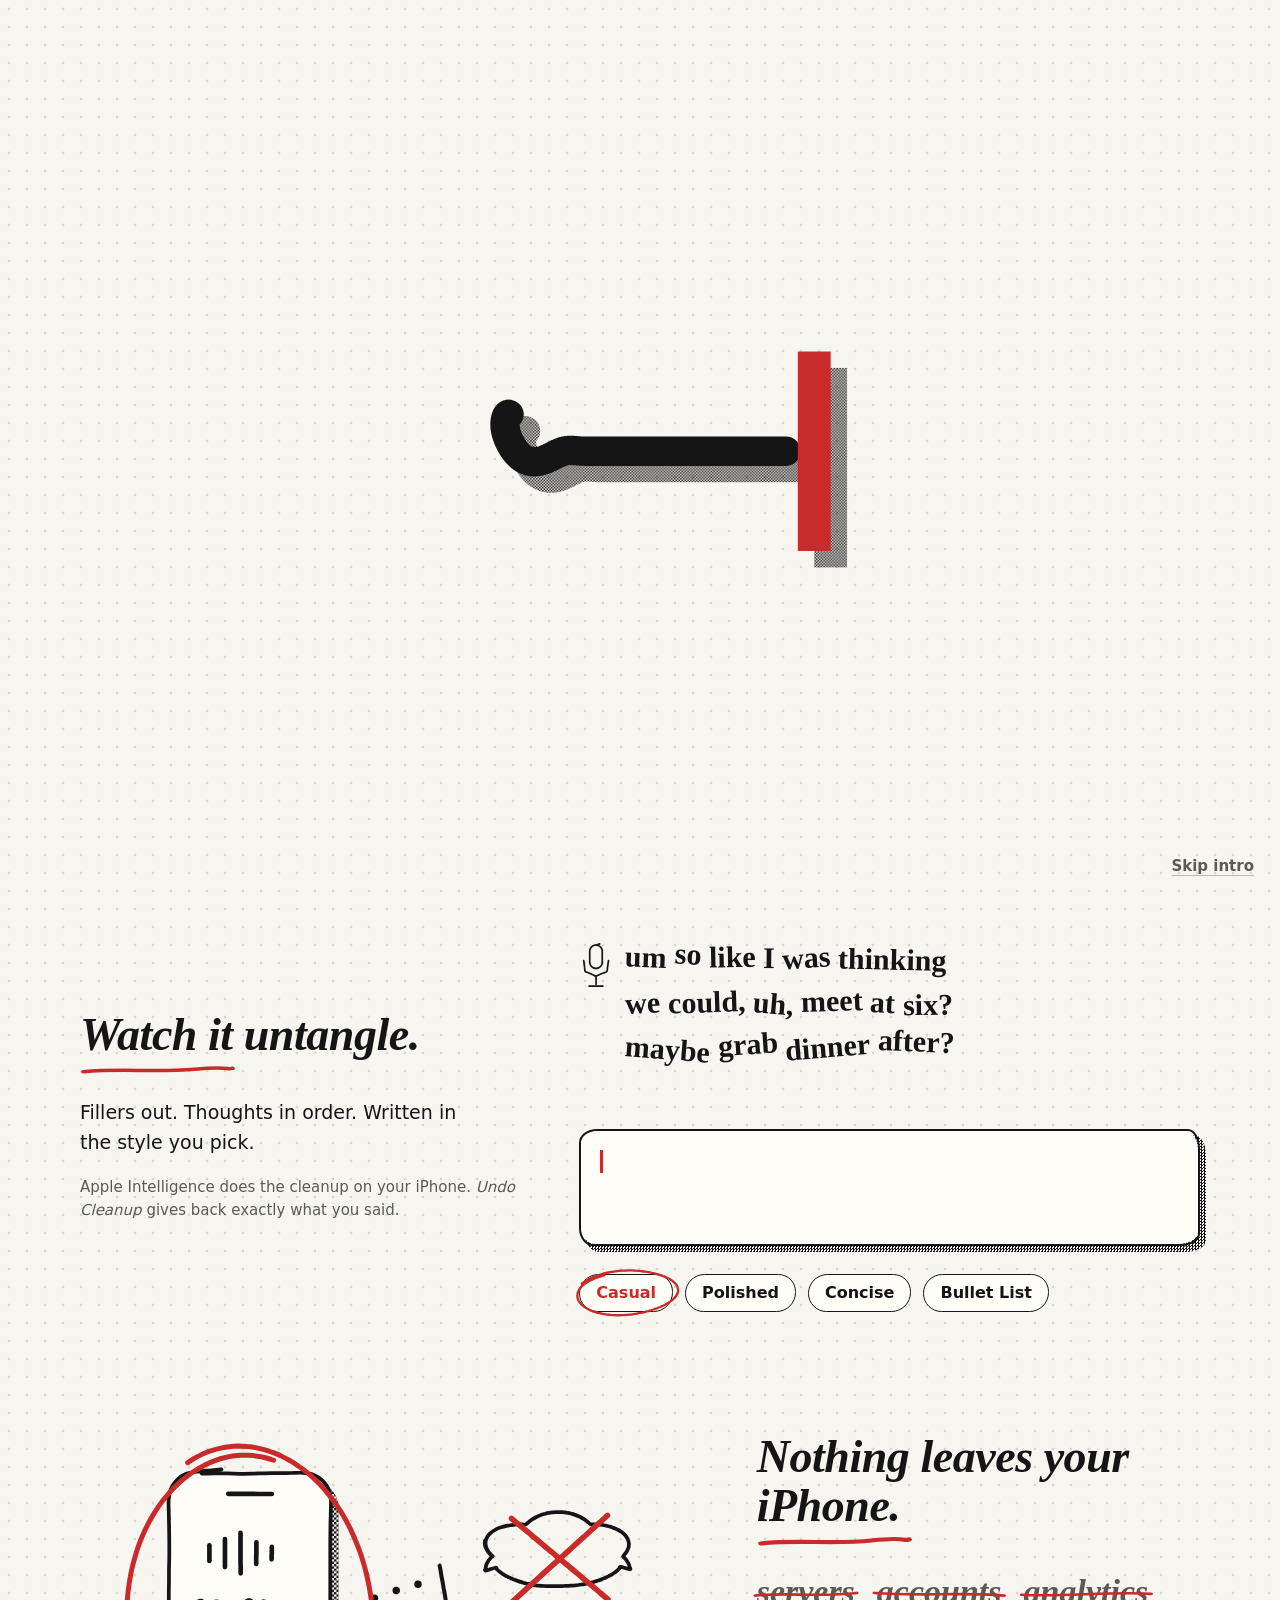
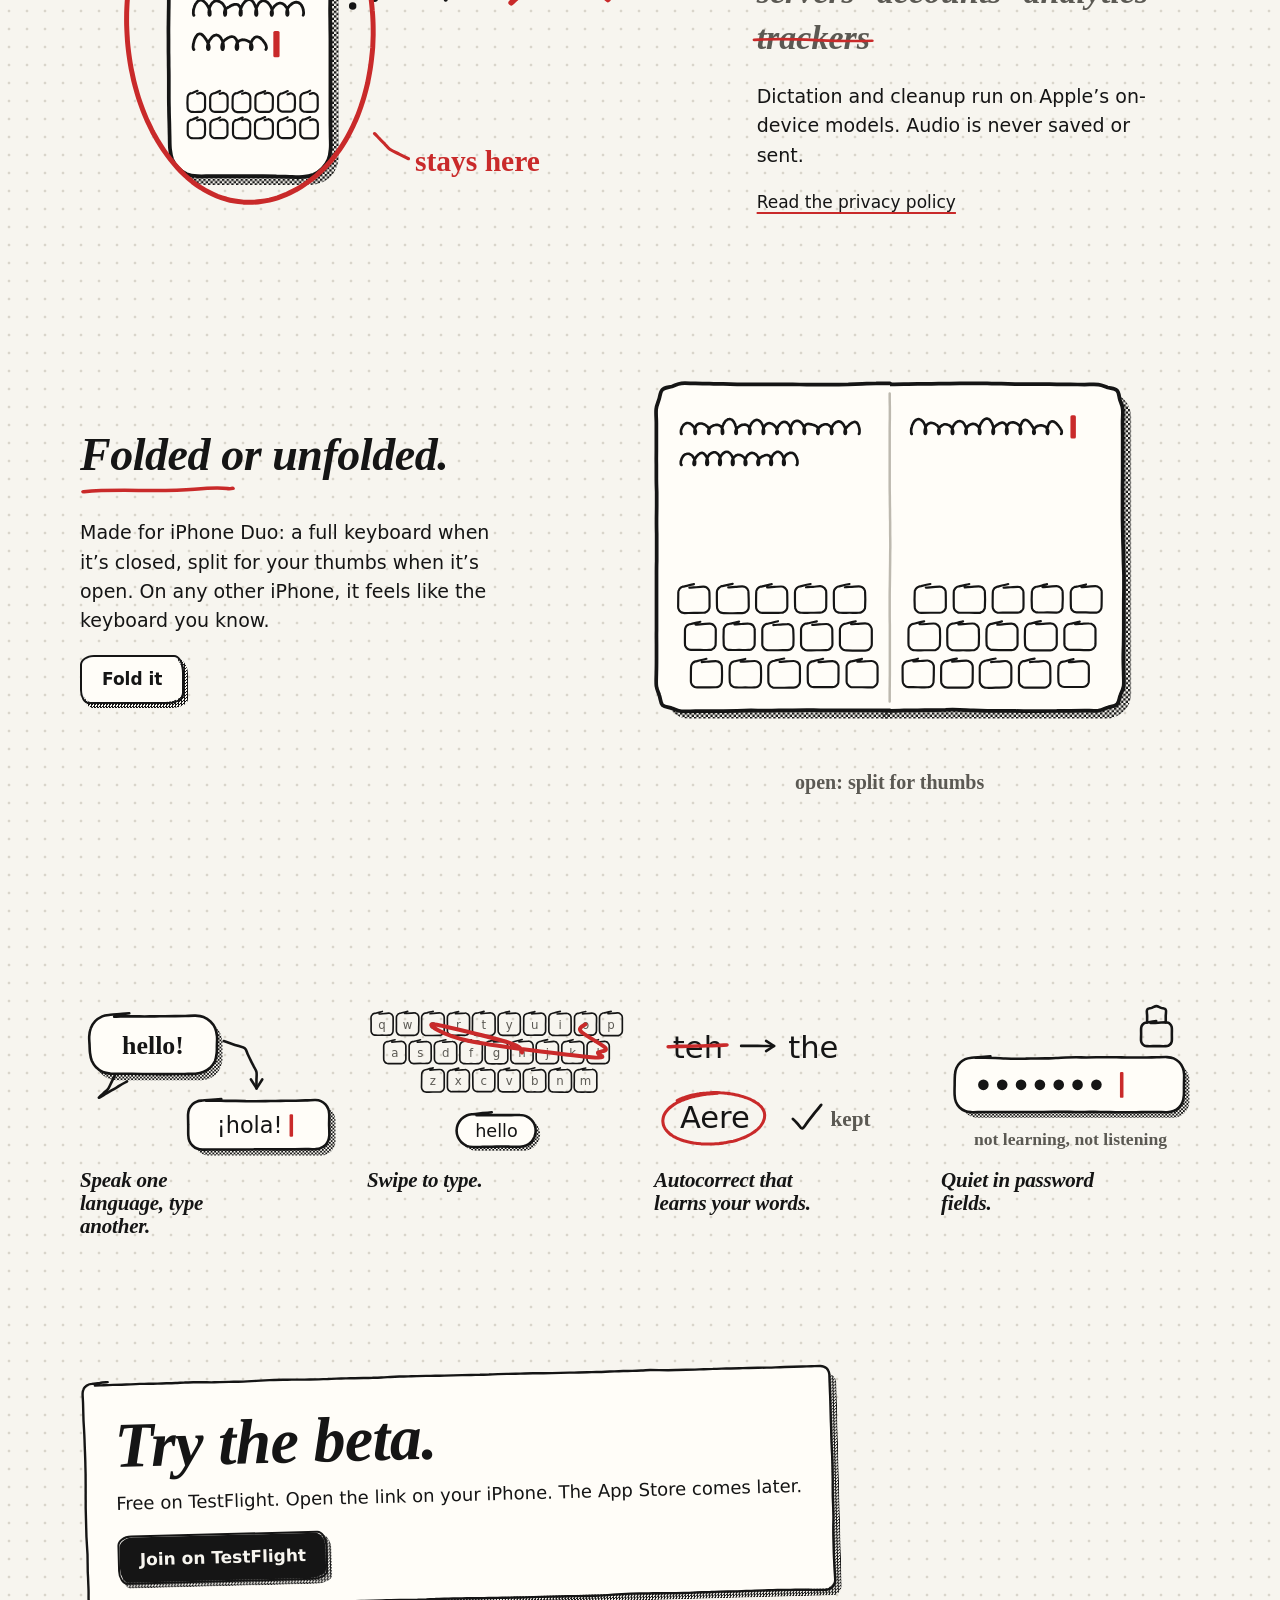
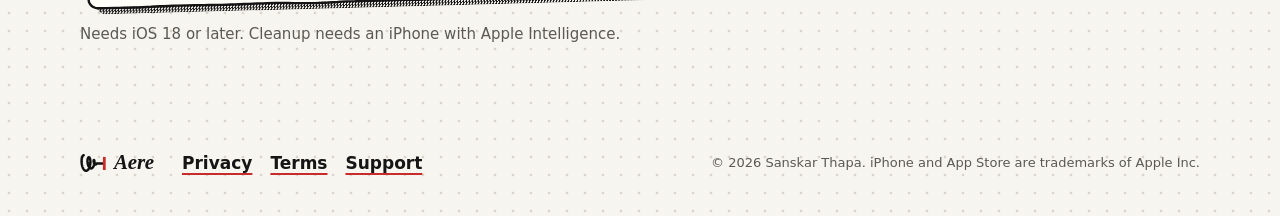
<file: index.html>
<!doctype html>
<html lang="en">
<head>
  <meta charset="utf-8">
  <meta name="viewport" content="width=device-width, initial-scale=1, viewport-fit=cover">
  <title>Aere: say it messy, send it clean</title>
  <meta name="description" content="Aere is a private iPhone keyboard. Dictate the way you talk and it writes clean, concise text, on your iPhone. No servers, no accounts, no analytics.">
  <meta name="theme-color" content="#F7F5EF" media="(prefers-color-scheme: light)">
  <meta name="theme-color" content="#141413" media="(prefers-color-scheme: dark)">
  <link rel="icon" href="assets/favicon.svg" type="image/svg+xml">
  <link rel="icon" href="assets/favicon-32.png" sizes="32x32" type="image/png">
  <link rel="apple-touch-icon" href="assets/apple-touch-icon.png">
  <link rel="stylesheet" href="styles.css">
  <script>
    /* Hide-then-draw only when the script can run; undo it if site.js never arrives. */
    (function (d) {
      var h = d.documentElement; h.classList.add('js');
      try {
        if (sessionStorage.getItem('aere-wipe')) h.classList.add('wipe-in');
        else if (!sessionStorage.getItem('aere-intro') && !location.hash &&
                 !matchMedia('(prefers-reduced-motion: reduce)').matches) h.classList.add('intro-pending');
      } catch (e) {}
      setTimeout(function () { if (!window.__aere) h.classList.remove('js', 'wipe-in', 'intro-pending'); }, 2500);
    })(document);
  </script>
  <script src="site.js" defer></script>
</head>
<body>
<a class="skip" href="#main">Skip to content</a>

<!-- Shared fills for the drawings (checkerboard shadow). -->
<svg class="defs" width="0" height="0" aria-hidden="true" focusable="false">
  <defs>
    <pattern id="chk" width="3" height="3" patternUnits="userSpaceOnUse">
      <rect class="chk" width="1.5" height="1.5"/><rect class="chk" x="1.5" y="1.5" width="1.5" height="1.5"/>
    </pattern>
    <pattern id="chk-big" width="5" height="5" patternUnits="userSpaceOnUse">
      <rect class="chk" width="2.5" height="2.5"/><rect class="chk" x="2.5" y="2.5" width="2.5" height="2.5"/>
    </pattern>
  </defs>
</svg>

<header class="site">
  <div class="wrap">
    <a class="brand" href="index.html" aria-label="Aere home"><img src="assets/mark.svg" alt="" width="30" height="30"><span>Aere</span></a>
    <nav aria-label="Primary">
      <ul>
        <li><a href="#how">How it works</a></li>
        <li><a href="privacy.html">Privacy</a></li>
        <li><a href="support.html">Support</a></li>
      </ul>
    </nav>
  </div>
</header>

<main id="main">

  <section class="hero scene" id="top" aria-labelledby="hero-title">
    <div class="wrap">
      <h1 class="headline" id="hero-title"><span class="l">Say it messy.</span> <span class="l">Send it clean.</span></h1>
      <p class="hand margin-note" aria-hidden="true">that&rsquo;s the whole idea
        <svg viewBox="0 0 90 60" data-art="note-arrow"></svg></p>
      <p class="sub wr" style="--d:.15s">An iPhone keyboard that turns the way you talk into tidy text. On your phone, never a server.</p>
      <div class="cta fade" style="--d:.35s">
        <a class="btn" href="https://testflight.apple.com/join/S5NNvTRe">Join the beta</a>
        <a class="btn ghost" href="#how">See how it works</a>
      </div>
    </div>
    <svg class="divider" viewBox="0 0 640 60" preserveAspectRatio="xMidYMid meet" data-art="divider" aria-hidden="true" style="--d:.4s"></svg>
  </section>

  <section class="demo" id="how" aria-labelledby="how-title">
    <div class="wrap split">
      <div class="copy scene">
        <h2 class="h wr" id="how-title">Watch it untangle.</h2>
        <p class="lede fade" style="--d:.2s">Fillers out. Thoughts in order. Written in the style you pick.</p>
        <p class="small fade" style="--d:.35s">Apple Intelligence does the cleanup on your iPhone. <em>Undo Cleanup</em> gives back exactly what you said.</p>
      </div>

      <figure class="stage scene" data-demo>
        <div class="said" aria-hidden="true">
          <svg class="mic" viewBox="0 0 44 64" data-art="mic"></svg>
          <p class="hand words">
            <span class="w f">um</span> <span class="w f">so</span> <span class="w f">like</span> <span class="w">I</span> <span class="w">was</span> <span class="w">thinking</span> <span class="w">we</span> <span class="w">could,</span> <span class="w f">uh,</span> <span class="w">meet</span> <span class="w">at</span> <span class="w">six?</span> <span class="w">maybe</span> <span class="w">grab</span> <span class="w">dinner</span> <span class="w">after?</span>
          </p>
        </div>
        <svg class="arrow" viewBox="0 0 60 56" data-art="arrow" aria-hidden="true"></svg>
        <div class="field sheet" aria-hidden="true"><span class="out"></span><span class="caret"></span></div>
        <div class="chips" role="radiogroup" aria-label="Cleanup style">
          <button type="button" class="chip" role="radio" aria-checked="true" data-style="casual">Casual</button>
          <button type="button" class="chip" role="radio" aria-checked="false" tabindex="-1" data-style="polished">Polished</button>
          <button type="button" class="chip" role="radio" aria-checked="false" tabindex="-1" data-style="concise">Concise</button>
          <button type="button" class="chip" role="radio" aria-checked="false" tabindex="-1" data-style="bullets">Bullet List</button>
        </div>
        <figcaption class="sr-only">You say: &ldquo;um so like I was thinking we could, uh, meet at six? maybe grab dinner after?&rdquo; Aere writes, in the Casual style: &ldquo;Meet at six? Maybe grab dinner after?&rdquo;</figcaption>
        <p class="sr-only" aria-live="polite" data-live></p>
      </figure>
    </div>
  </section>

  <section class="private" id="private" aria-labelledby="private-title">
    <div class="wrap split flip">
      <div class="copy scene">
        <h2 class="h wr" id="private-title">Nothing leaves your iPhone.</h2>
        <ul class="nos" aria-label="What Aere doesn't have">
          <li style="--k:0"><span class="sr-only">No </span><span class="struck">servers<svg viewBox="0 0 100 20" preserveAspectRatio="none" aria-hidden="true"><path class="ink red draw" pathLength="1" d="M2 12 C30 8 62 14 98 9"/></svg></span></li>
          <li style="--k:1"><span class="sr-only">No </span><span class="struck">accounts<svg viewBox="0 0 100 20" preserveAspectRatio="none" aria-hidden="true"><path class="ink red draw" pathLength="1" d="M2 9 C34 13 66 8 98 12"/></svg></span></li>
          <li style="--k:2"><span class="sr-only">No </span><span class="struck">analytics<svg viewBox="0 0 100 20" preserveAspectRatio="none" aria-hidden="true"><path class="ink red draw" pathLength="1" d="M2 11 C28 14 70 7 98 10"/></svg></span></li>
          <li style="--k:3"><span class="sr-only">No </span><span class="struck">trackers<svg viewBox="0 0 100 20" preserveAspectRatio="none" aria-hidden="true"><path class="ink red draw" pathLength="1" d="M2 10 C36 7 64 13 98 11"/></svg></span></li>
        </ul>
        <p class="lede fade" style="--d:1.2s">Dictation and cleanup run on Apple&rsquo;s on-device models. Audio is never saved or sent.</p>
        <p class="fade" style="--d:1.35s"><a href="privacy.html">Read the privacy policy</a></p>
      </div>
      <div class="art-wrap scene">
        <svg class="art" viewBox="0 0 360 250" data-art="privacy" aria-hidden="true"></svg>
      </div>
    </div>
  </section>

  <section class="duo" id="duo" aria-labelledby="duo-title">
    <div class="wrap split">
      <div class="copy scene">
        <h2 class="h wr" id="duo-title">Folded or unfolded.</h2>
        <p class="lede fade" style="--d:.2s">Made for iPhone Duo: a full keyboard when it&rsquo;s closed, split for your thumbs when it&rsquo;s open. On any other iPhone, it feels like the keyboard you know.</p>
        <p class="fade" style="--d:.3s"><button type="button" class="btn ghost" data-fold>Fold it</button></p>
      </div>
      <div class="art-wrap scene" data-duo>
        <svg class="art" viewBox="0 0 360 260" data-art="duo" aria-hidden="true"></svg>
        <p class="hand duo-label" aria-hidden="true"><span class="open">open: split for thumbs</span><span class="closed">closed: the whole keyboard</span></p>
      </div>
    </div>
  </section>

  <section class="extras" aria-labelledby="extras-title">
    <div class="wrap">
      <h2 class="h wr scene" id="extras-title">And the everyday stuff.</h2>
      <ul class="vigs">
        <li class="scene"><svg viewBox="0 0 220 130" data-art="translate" aria-hidden="true"></svg><h3>Speak one language, type another.</h3></li>
        <li class="scene"><svg viewBox="0 0 220 130" data-art="swipe" aria-hidden="true"></svg><h3>Swipe to type.</h3></li>
        <li class="scene"><svg viewBox="0 0 220 130" data-art="learn" aria-hidden="true"></svg><h3>Autocorrect that learns your words.</h3></li>
        <li class="scene"><svg viewBox="0 0 220 130" data-art="secure" aria-hidden="true"></svg><h3>Quiet in password fields.</h3></li>
      </ul>
    </div>
  </section>

  <section class="get scene" id="get" aria-labelledby="get-title">
    <div class="wrap">
      <div class="stamp">
        <svg class="stamp-edge" data-art="stamp" aria-hidden="true"></svg>
        <h2 id="get-title">Try the beta.</h2>
        <p>Free on TestFlight. Open the link on your iPhone. The App Store comes later.</p>
        <p class="stamp-cta"><a class="btn" href="https://testflight.apple.com/join/S5NNvTRe">Join on TestFlight</a></p>
      </div>
      <p class="small fade" style="--d:.6s">Needs iOS 18 or later. Cleanup needs an iPhone with Apple Intelligence.</p>
    </div>
  </section>

</main>

<footer class="site">
  <div class="wrap">
    <a class="brand" href="index.html" aria-label="Aere home"><img src="assets/mark.svg" alt="" width="26" height="26"><span>Aere</span></a>
    <nav aria-label="Footer">
      <ul>
        <li><a href="privacy.html">Privacy</a></li>
        <li><a href="terms.html">Terms</a></li>
        <li><a href="support.html">Support</a></li>
      </ul>
    </nav>
    <small>&copy; 2026 Sanskar Thapa. iPhone and App Store are trademarks of Apple Inc.</small>
  </div>
</footer>
</body>
</html>
</file>
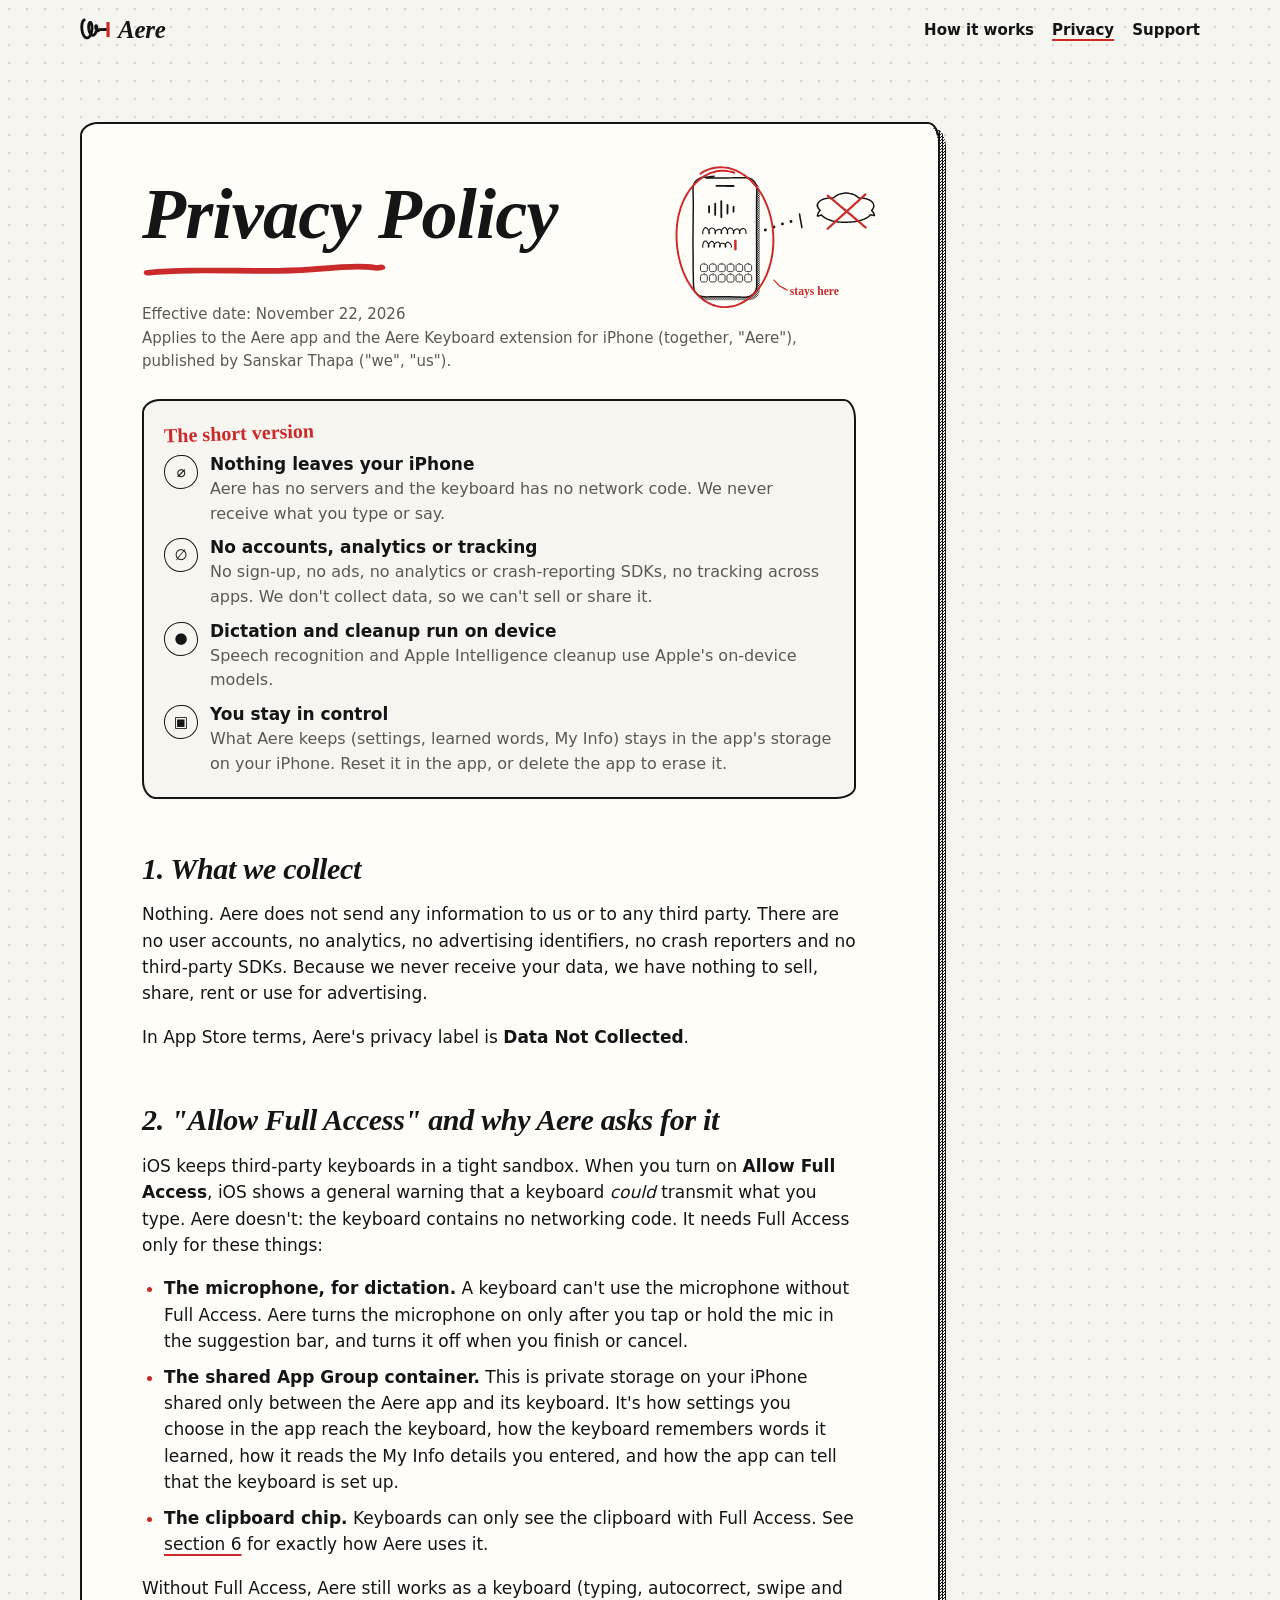
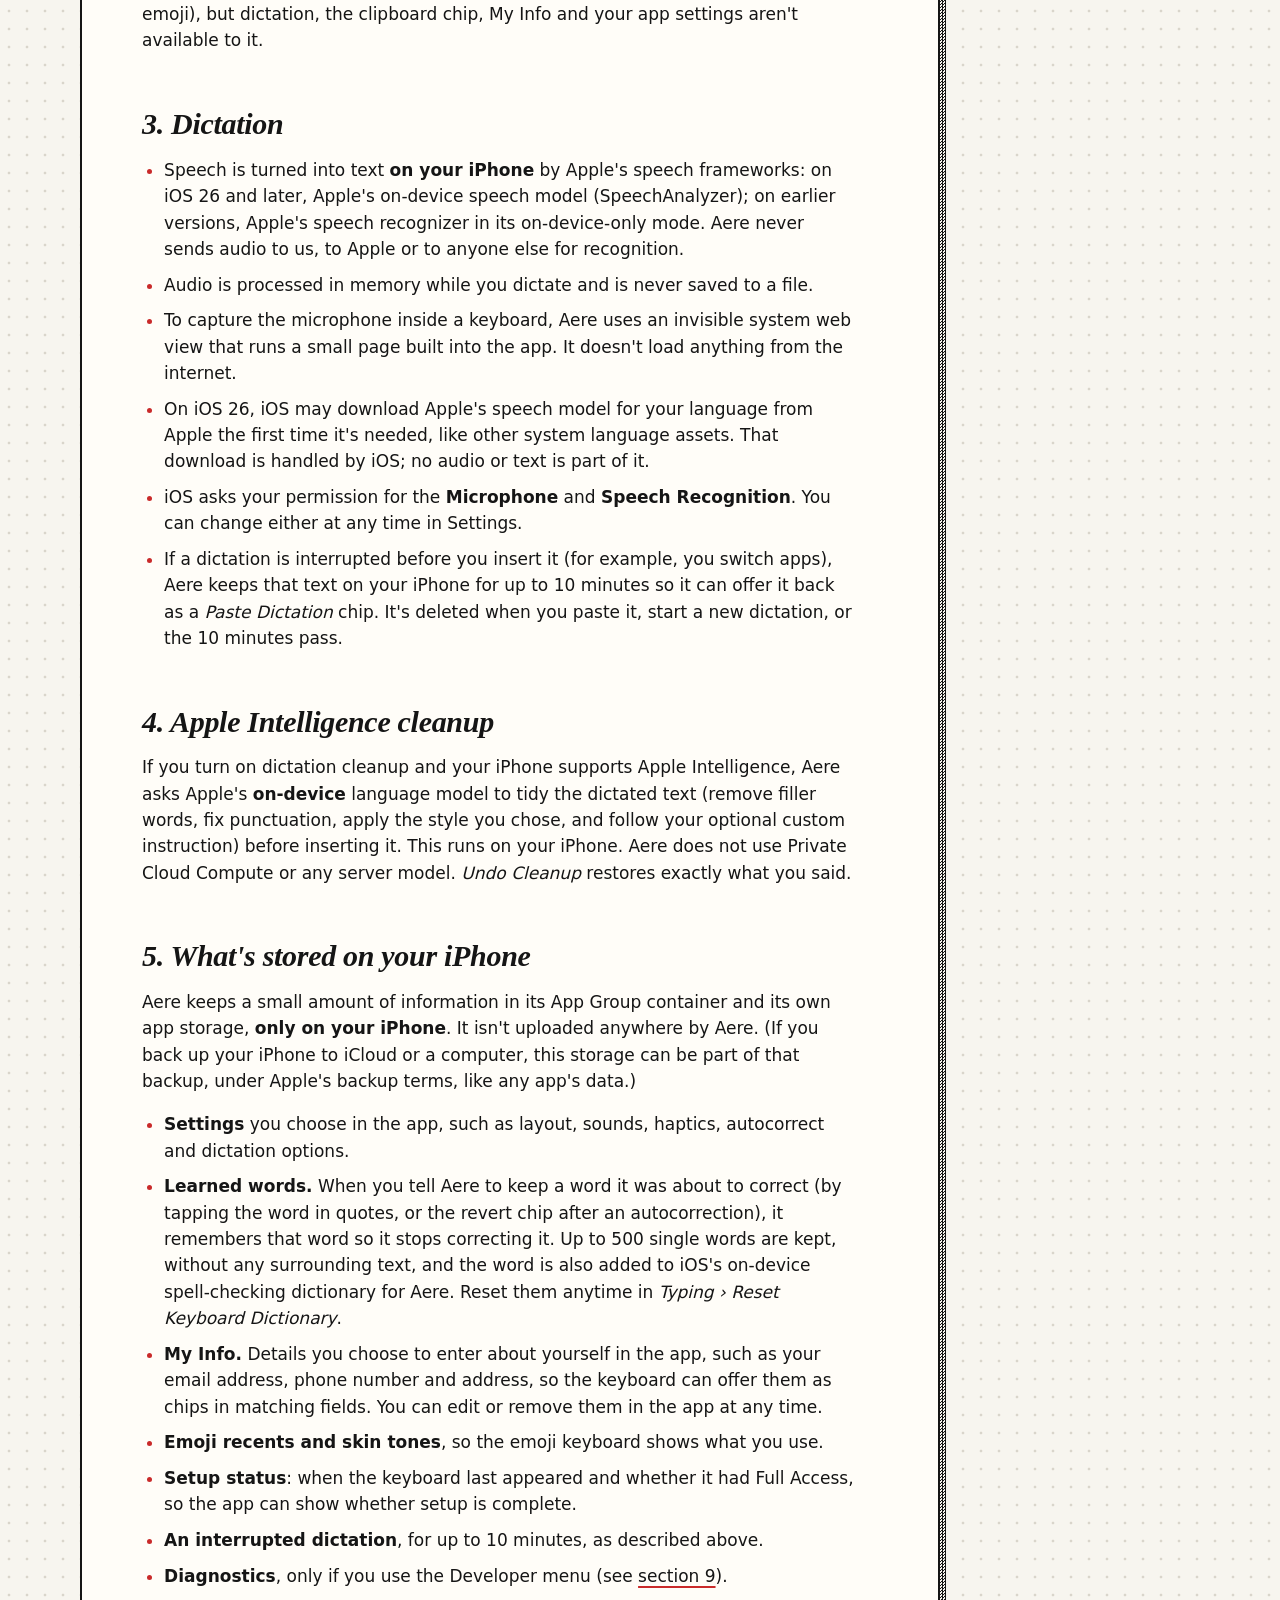
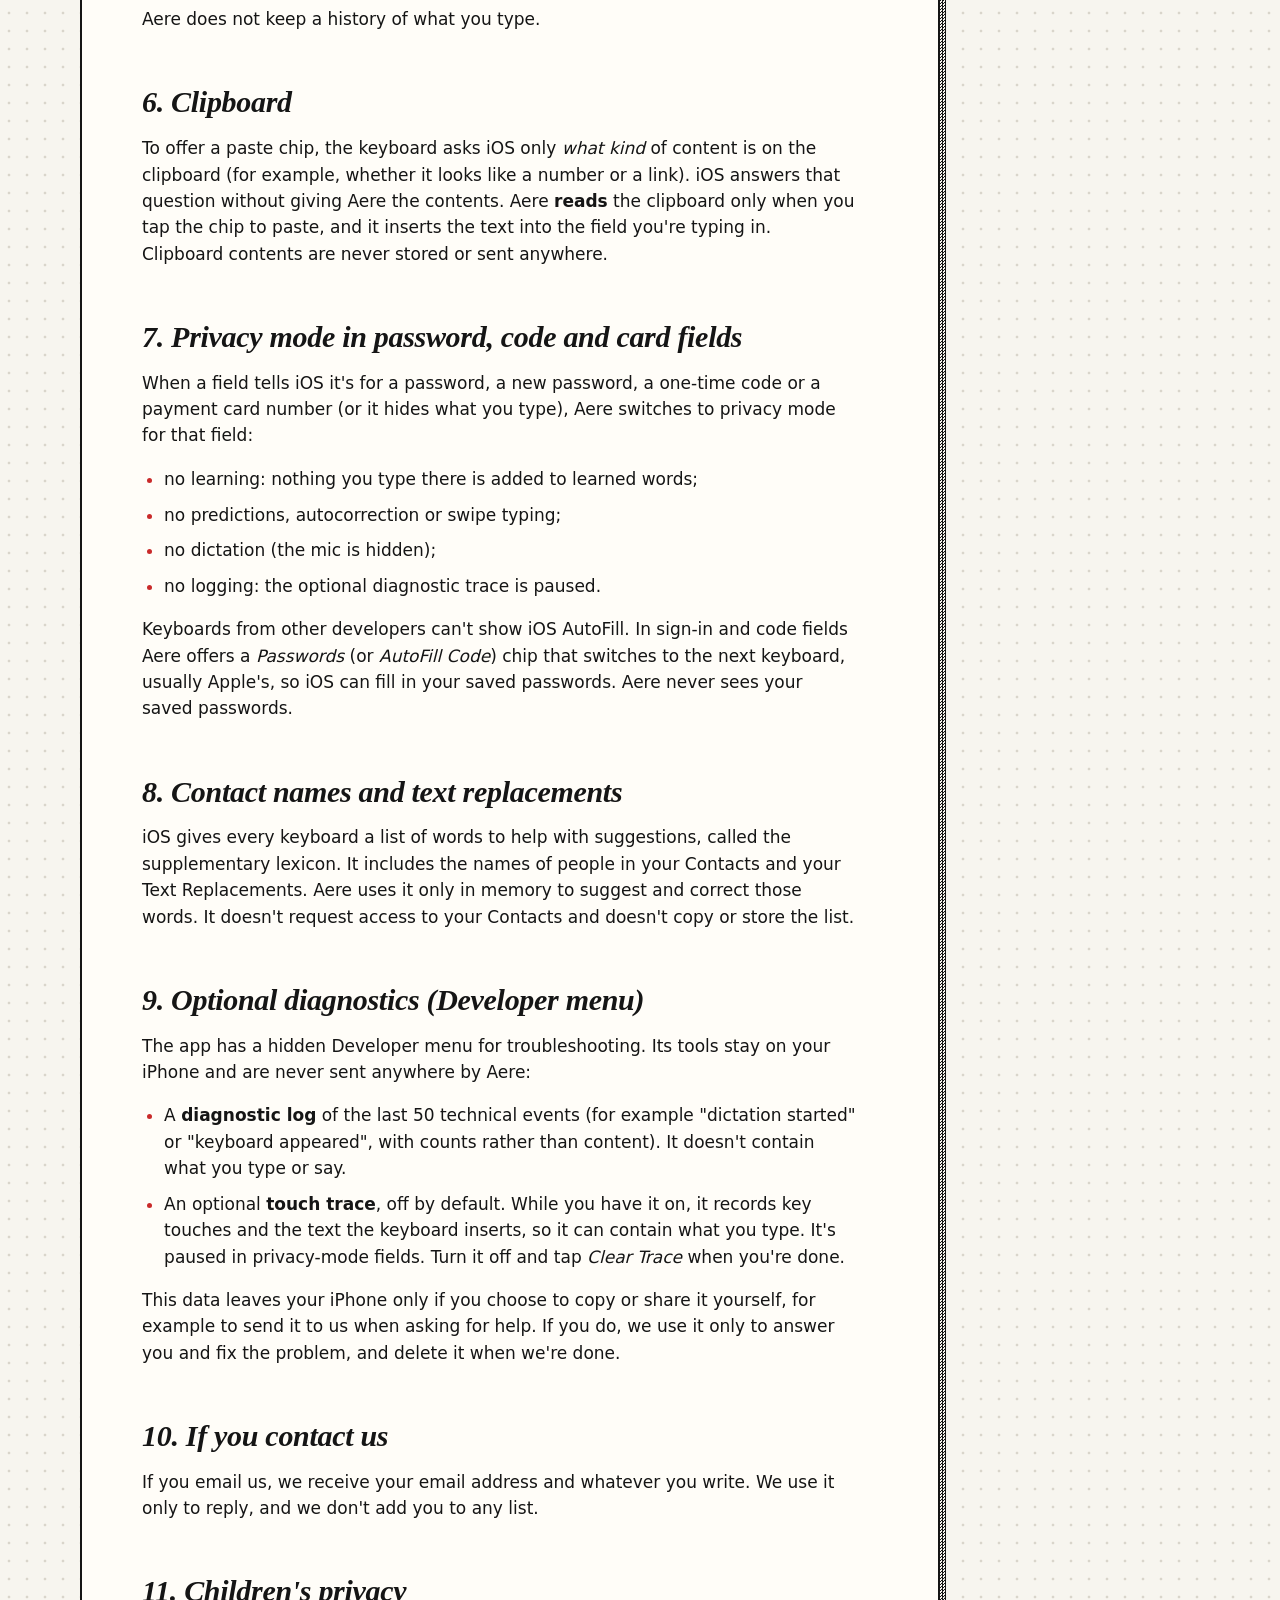
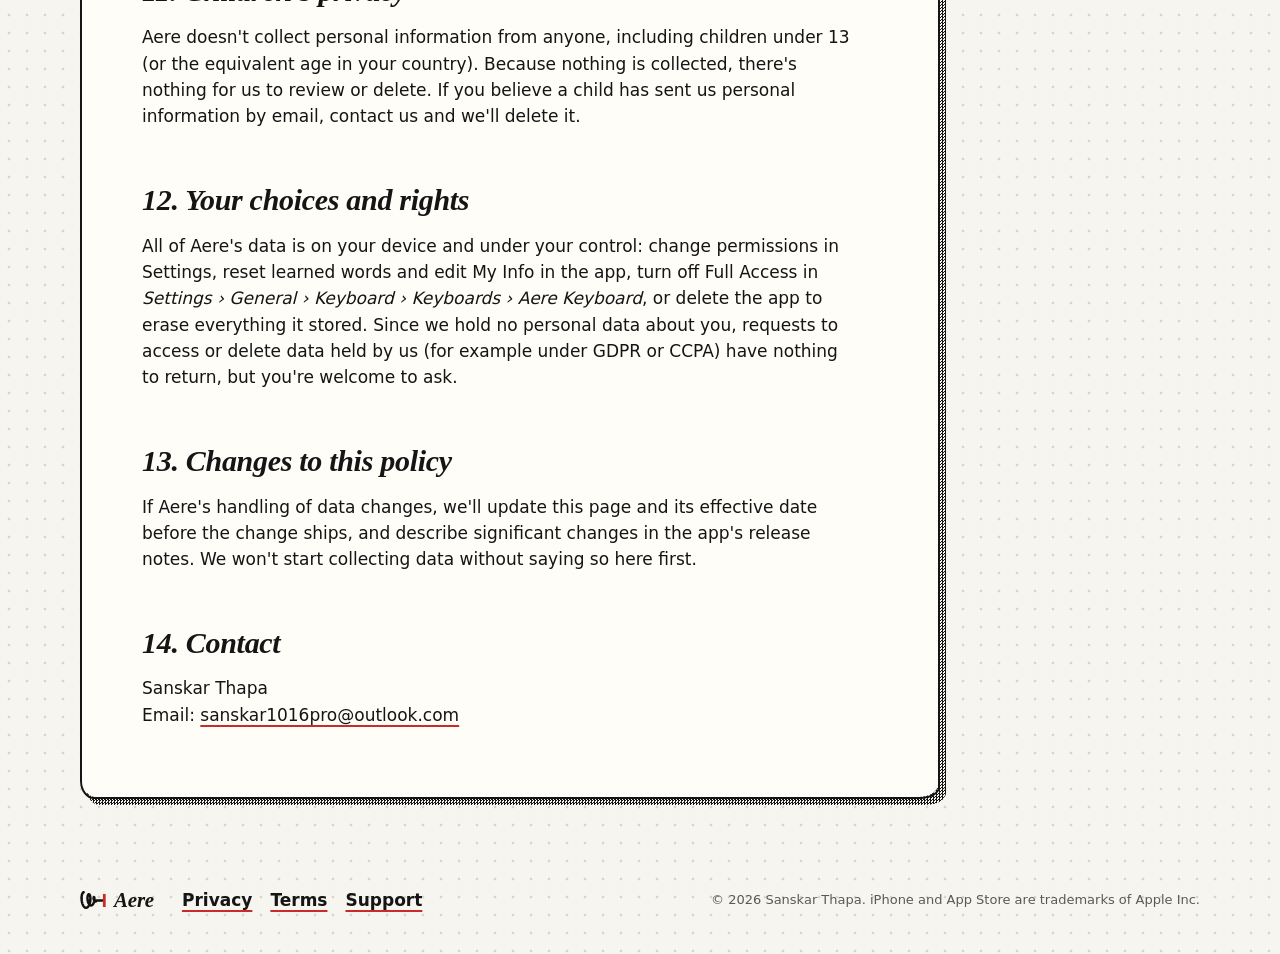
<file: privacy.html>
<!doctype html>
<html lang="en">
<head>
  <meta charset="utf-8">
  <meta name="viewport" content="width=device-width, initial-scale=1, viewport-fit=cover">
  <title>Aere privacy policy</title>
  <meta name="description" content="Aere's privacy policy. Aere works entirely on your iPhone: no servers, no accounts, no analytics.">
  <meta name="theme-color" content="#F7F5EF" media="(prefers-color-scheme: light)">
  <meta name="theme-color" content="#141413" media="(prefers-color-scheme: dark)">
  <link rel="icon" href="assets/favicon.svg" type="image/svg+xml">
  <link rel="icon" href="assets/favicon-32.png" sizes="32x32" type="image/png">
  <link rel="apple-touch-icon" href="assets/apple-touch-icon.png">
  <link rel="stylesheet" href="styles.css">
  <script>
    (function (d) {
      var h = d.documentElement; h.classList.add('js');
      try { if (sessionStorage.getItem('aere-wipe')) h.classList.add('wipe-in'); } catch (e) {}
      setTimeout(function () { if (!window.__aere) h.classList.remove('js', 'wipe-in'); }, 2500);
    })(document);
  </script>
  <script src="site.js" defer></script>
</head>
<body>
<a class="skip" href="#main">Skip to content</a>

<svg class="defs" width="0" height="0" aria-hidden="true" focusable="false">
  <defs>
    <pattern id="chk" width="3" height="3" patternUnits="userSpaceOnUse">
      <rect class="chk" width="1.5" height="1.5"/><rect class="chk" x="1.5" y="1.5" width="1.5" height="1.5"/>
    </pattern>
  </defs>
</svg>

<header class="site">
  <div class="wrap">
    <a class="brand" href="index.html" aria-label="Aere home"><img src="assets/mark.svg" alt="" width="30" height="30"><span>Aere</span></a>
    <nav aria-label="Primary">
      <ul>
        <li><a href="index.html#how">How it works</a></li>
        <li><a href="privacy.html" aria-current="page">Privacy</a></li>
        <li><a href="support.html">Support</a></li>
      </ul>
    </nav>
  </div>
</header>

<main id="main" class="doc">
  <div class="wrap">
    <div class="paper sheet scene has-art">
      <svg class="doc-art" viewBox="0 0 360 250" data-art="privacy-mini" aria-hidden="true"></svg>
        <article>
          <h1>Privacy Policy</h1>
          <p class="meta">Effective date: November 22, 2026<br>
          Applies to the Aere app and the Aere Keyboard extension for iPhone (together, "Aere"), published by Sanskar Thapa ("we", "us").</p>

          <div class="card summary">
            <span class="label band">The short version</span>
            <div class="row"><span class="tile" aria-hidden="true">&#x2300;</span><div><h3>Nothing leaves your iPhone</h3><p>Aere has no servers and the keyboard has no network code. We never receive what you type or say.</p></div></div>
            <div class="row"><span class="tile" aria-hidden="true">&#x2205;</span><div><h3>No accounts, analytics or tracking</h3><p>No sign-up, no ads, no analytics or crash-reporting SDKs, no tracking across apps. We don't collect data, so we can't sell or share it.</p></div></div>
            <div class="row"><span class="tile" aria-hidden="true">&#x25CF;</span><div><h3>Dictation and cleanup run on device</h3><p>Speech recognition and Apple Intelligence cleanup use Apple's on-device models.</p></div></div>
            <div class="row"><span class="tile" aria-hidden="true">&#x25A3;</span><div><h3>You stay in control</h3><p>What Aere keeps (settings, learned words, My Info) stays in the app's storage on your iPhone. Reset it in the app, or delete the app to erase it.</p></div></div>
          </div>

          <h2 id="collect">1. What we collect</h2>
          <p>Nothing. Aere does not send any information to us or to any third party. There are no user accounts, no analytics, no advertising identifiers, no crash reporters and no third-party SDKs. Because we never receive your data, we have nothing to sell, share, rent or use for advertising.</p>
          <p>In App Store terms, Aere's privacy label is <strong>Data Not Collected</strong>.</p>

          <h2 id="full-access">2. "Allow Full Access" and why Aere asks for it</h2>
          <p>iOS keeps third-party keyboards in a tight sandbox. When you turn on <strong>Allow Full Access</strong>, iOS shows a general warning that a keyboard <em>could</em> transmit what you type. Aere doesn't: the keyboard contains no networking code. It needs Full Access only for these things:</p>
          <ul>
            <li><strong>The microphone, for dictation.</strong> A keyboard can't use the microphone without Full Access. Aere turns the microphone on only after you tap or hold the mic in the suggestion bar, and turns it off when you finish or cancel.</li>
            <li><strong>The shared App Group container.</strong> This is private storage on your iPhone shared only between the Aere app and its keyboard. It's how settings you choose in the app reach the keyboard, how the keyboard remembers words it learned, how it reads the My Info details you entered, and how the app can tell that the keyboard is set up.</li>
            <li><strong>The clipboard chip.</strong> Keyboards can only see the clipboard with Full Access. See <a href="#clipboard">section 6</a> for exactly how Aere uses it.</li>
          </ul>
          <p>Without Full Access, Aere still works as a keyboard (typing, autocorrect, swipe and emoji), but dictation, the clipboard chip, My Info and your app settings aren't available to it.</p>

          <h2 id="dictation">3. Dictation</h2>
          <ul>
            <li>Speech is turned into text <strong>on your iPhone</strong> by Apple's speech frameworks: on iOS 26 and later, Apple's on-device speech model (SpeechAnalyzer); on earlier versions, Apple's speech recognizer in its on-device-only mode. Aere never sends audio to us, to Apple or to anyone else for recognition.</li>
            <li>Audio is processed in memory while you dictate and is never saved to a file.</li>
            <li>To capture the microphone inside a keyboard, Aere uses an invisible system web view that runs a small page built into the app. It doesn't load anything from the internet.</li>
            <li>On iOS 26, iOS may download Apple's speech model for your language from Apple the first time it's needed, like other system language assets. That download is handled by iOS; no audio or text is part of it.</li>
            <li>iOS asks your permission for the <strong>Microphone</strong> and <strong>Speech Recognition</strong>. You can change either at any time in Settings.</li>
            <li>If a dictation is interrupted before you insert it (for example, you switch apps), Aere keeps that text on your iPhone for up to 10 minutes so it can offer it back as a <em>Paste Dictation</em> chip. It's deleted when you paste it, start a new dictation, or the 10 minutes pass.</li>
          </ul>

          <h2 id="cleanup">4. Apple Intelligence cleanup</h2>
          <p>If you turn on dictation cleanup and your iPhone supports Apple Intelligence, Aere asks Apple's <strong>on-device</strong> language model to tidy the dictated text (remove filler words, fix punctuation, apply the style you chose, and follow your optional custom instruction) before inserting it. This runs on your iPhone. Aere does not use Private Cloud Compute or any server model. <em>Undo Cleanup</em> restores exactly what you said.</p>

          <h2 id="stored">5. What's stored on your iPhone</h2>
          <p>Aere keeps a small amount of information in its App Group container and its own app storage, <strong>only on your iPhone</strong>. It isn't uploaded anywhere by Aere. (If you back up your iPhone to iCloud or a computer, this storage can be part of that backup, under Apple's backup terms, like any app's data.)</p>
          <ul>
            <li><strong>Settings</strong> you choose in the app, such as layout, sounds, haptics, autocorrect and dictation options.</li>
            <li><strong>Learned words.</strong> When you tell Aere to keep a word it was about to correct (by tapping the word in quotes, or the revert chip after an autocorrection), it remembers that word so it stops correcting it. Up to 500 single words are kept, without any surrounding text, and the word is also added to iOS's on-device spell-checking dictionary for Aere. Reset them anytime in <em>Typing &rsaquo; Reset Keyboard Dictionary</em>.</li>
            <li><strong>My Info.</strong> Details you choose to enter about yourself in the app, such as your email address, phone number and address, so the keyboard can offer them as chips in matching fields. You can edit or remove them in the app at any time.</li>
            <li><strong>Emoji recents and skin tones</strong>, so the emoji keyboard shows what you use.</li>
            <li><strong>Setup status</strong>: when the keyboard last appeared and whether it had Full Access, so the app can show whether setup is complete.</li>
            <li><strong>An interrupted dictation</strong>, for up to 10 minutes, as described above.</li>
            <li><strong>Diagnostics</strong>, only if you use the Developer menu (see <a href="#diagnostics">section 9</a>).</li>
          </ul>
          <p>Aere does not keep a history of what you type.</p>

          <h2 id="clipboard">6. Clipboard</h2>
          <p>To offer a paste chip, the keyboard asks iOS only <em>what kind</em> of content is on the clipboard (for example, whether it looks like a number or a link). iOS answers that question without giving Aere the contents. Aere <strong>reads</strong> the clipboard only when you tap the chip to paste, and it inserts the text into the field you're typing in. Clipboard contents are never stored or sent anywhere.</p>

          <h2 id="privacy-mode">7. Privacy mode in password, code and card fields</h2>
          <p>When a field tells iOS it's for a password, a new password, a one-time code or a payment card number (or it hides what you type), Aere switches to privacy mode for that field:</p>
          <ul>
            <li>no learning: nothing you type there is added to learned words;</li>
            <li>no predictions, autocorrection or swipe typing;</li>
            <li>no dictation (the mic is hidden);</li>
            <li>no logging: the optional diagnostic trace is paused.</li>
          </ul>
          <p>Keyboards from other developers can't show iOS AutoFill. In sign-in and code fields Aere offers a <em>Passwords</em> (or <em>AutoFill Code</em>) chip that switches to the next keyboard, usually Apple's, so iOS can fill in your saved passwords. Aere never sees your saved passwords.</p>

          <h2 id="contacts">8. Contact names and text replacements</h2>
          <p>iOS gives every keyboard a list of words to help with suggestions, called the supplementary lexicon. It includes the names of people in your Contacts and your Text Replacements. Aere uses it only in memory to suggest and correct those words. It doesn't request access to your Contacts and doesn't copy or store the list.</p>

          <h2 id="diagnostics">9. Optional diagnostics (Developer menu)</h2>
          <p>The app has a hidden Developer menu for troubleshooting. Its tools stay on your iPhone and are never sent anywhere by Aere:</p>
          <ul>
            <li>A <strong>diagnostic log</strong> of the last 50 technical events (for example "dictation started" or "keyboard appeared", with counts rather than content). It doesn't contain what you type or say.</li>
            <li>An optional <strong>touch trace</strong>, off by default. While you have it on, it records key touches and the text the keyboard inserts, so it can contain what you type. It's paused in privacy-mode fields. Turn it off and tap <em>Clear Trace</em> when you're done.</li>
          </ul>
          <p>This data leaves your iPhone only if you choose to copy or share it yourself, for example to send it to us when asking for help. If you do, we use it only to answer you and fix the problem, and delete it when we're done.</p>

          <h2 id="contact-us">10. If you contact us</h2>
          <p>If you email us, we receive your email address and whatever you write. We use it only to reply, and we don't add you to any list.</p>

          <h2 id="children">11. Children's privacy</h2>
          <p>Aere doesn't collect personal information from anyone, including children under 13 (or the equivalent age in your country). Because nothing is collected, there's nothing for us to review or delete. If you believe a child has sent us personal information by email, contact us and we'll delete it.</p>

          <h2 id="rights">12. Your choices and rights</h2>
          <p>All of Aere's data is on your device and under your control: change permissions in Settings, reset learned words and edit My Info in the app, turn off Full Access in <em>Settings &rsaquo; General &rsaquo; Keyboard &rsaquo; Keyboards &rsaquo; Aere Keyboard</em>, or delete the app to erase everything it stored. Since we hold no personal data about you, requests to access or delete data held by us (for example under GDPR or CCPA) have nothing to return, but you're welcome to ask.</p>

          <h2 id="changes">13. Changes to this policy</h2>
          <p>If Aere's handling of data changes, we'll update this page and its effective date before the change ships, and describe significant changes in the app's release notes. We won't start collecting data without saying so here first.</p>

          <h2 id="contact">14. Contact</h2>
          <p>Sanskar Thapa<br>
          Email: <a href="mailto:sanskar1016pro@outlook.com">sanskar1016pro@outlook.com</a></p>
        </article>
    </div>
  </div>
</main>

<footer class="site">
  <div class="wrap">
    <a class="brand" href="index.html" aria-label="Aere home"><img src="assets/mark.svg" alt="" width="26" height="26"><span>Aere</span></a>
    <nav aria-label="Footer">
      <ul>
        <li><a href="privacy.html" aria-current="page">Privacy</a></li>
        <li><a href="terms.html">Terms</a></li>
        <li><a href="support.html">Support</a></li>
      </ul>
    </nav>
    <small>&copy; 2026 Sanskar Thapa. iPhone and App Store are trademarks of Apple Inc.</small>
  </div>
</footer>
</body>
</html>
</file>
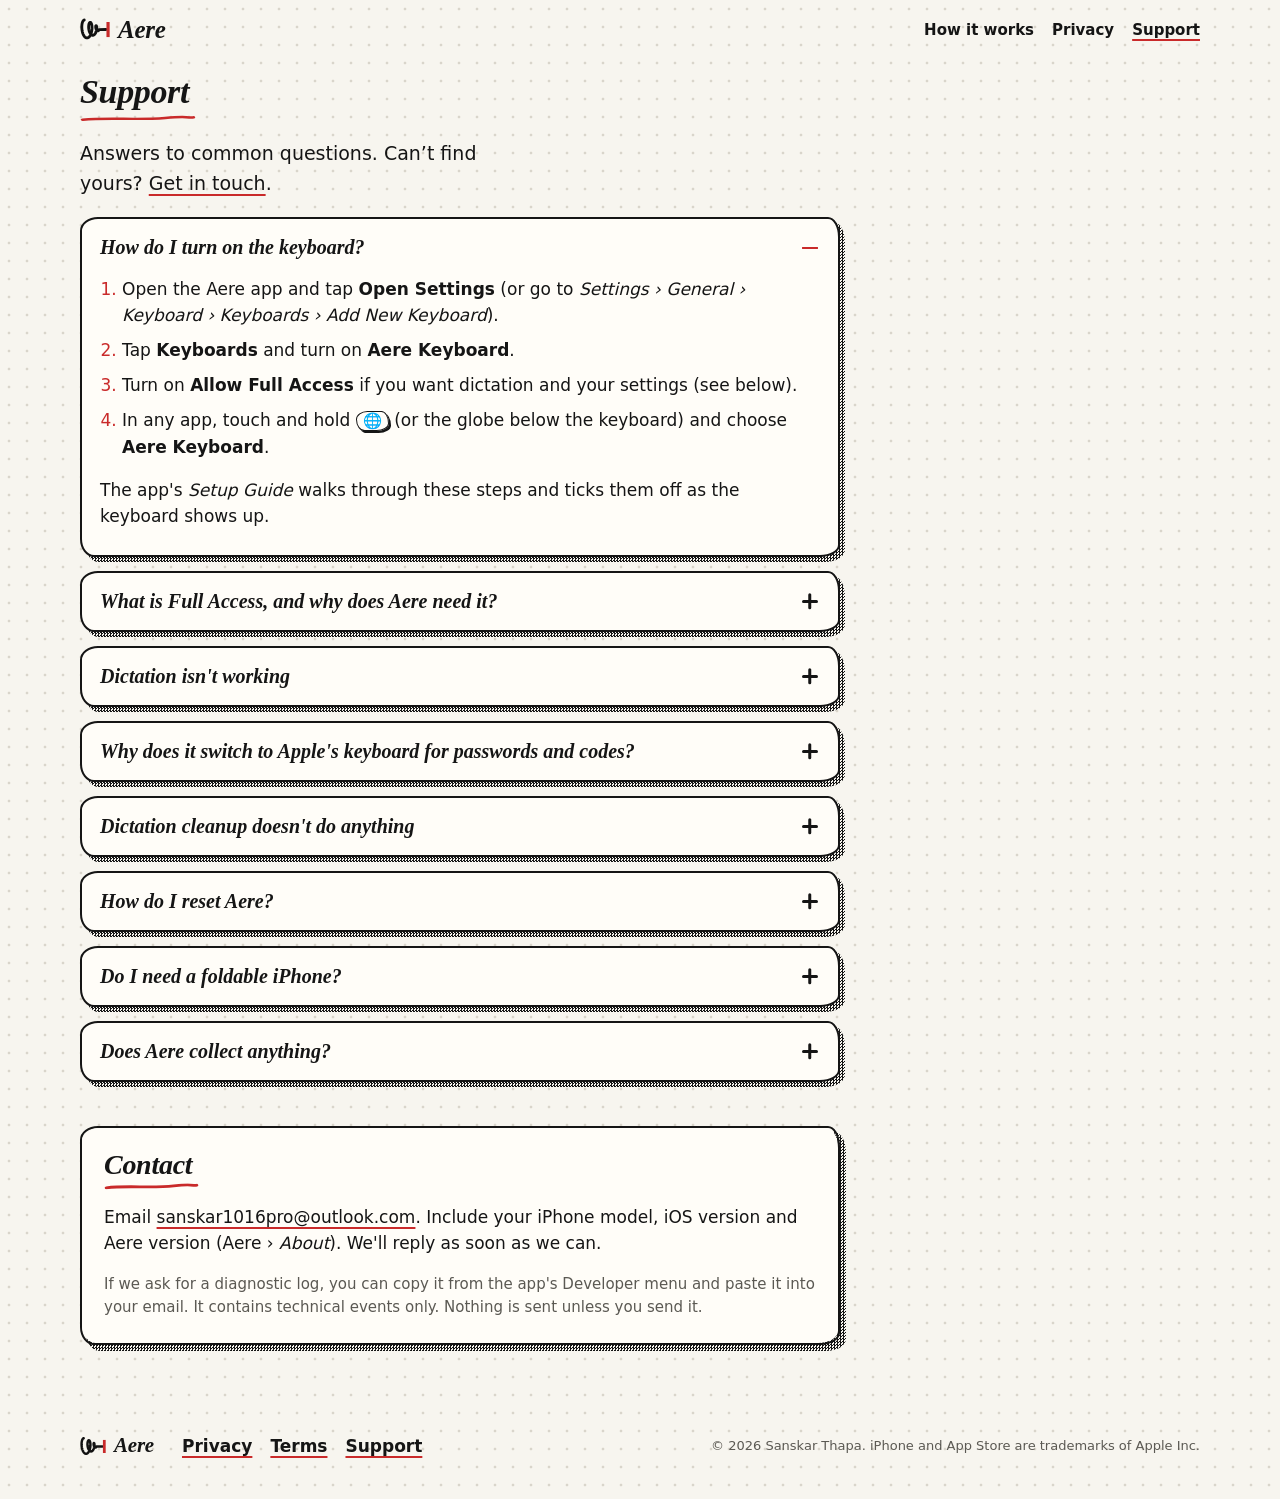
<file: support.html>
<!doctype html>
<html lang="en">
<head>
  <meta charset="utf-8">
  <meta name="viewport" content="width=device-width, initial-scale=1, viewport-fit=cover">
  <title>Aere support</title>
  <meta name="description" content="Help with Aere: turning on the keyboard, Full Access, dictation, AutoFill and resetting.">
  <meta name="theme-color" content="#F7F5EF" media="(prefers-color-scheme: light)">
  <meta name="theme-color" content="#141413" media="(prefers-color-scheme: dark)">
  <link rel="icon" href="assets/favicon.svg" type="image/svg+xml">
  <link rel="icon" href="assets/favicon-32.png" sizes="32x32" type="image/png">
  <link rel="apple-touch-icon" href="assets/apple-touch-icon.png">
  <link rel="stylesheet" href="styles.css">
  <script>
    (function (d) {
      var h = d.documentElement; h.classList.add('js');
      try { if (sessionStorage.getItem('aere-wipe')) h.classList.add('wipe-in'); } catch (e) {}
      setTimeout(function () { if (!window.__aere) h.classList.remove('js', 'wipe-in'); }, 2500);
    })(document);
  </script>
  <script src="site.js" defer></script>
</head>
<body>
<a class="skip" href="#main">Skip to content</a>

<svg class="defs" width="0" height="0" aria-hidden="true" focusable="false">
  <defs>
    <pattern id="chk" width="3" height="3" patternUnits="userSpaceOnUse">
      <rect class="chk" width="1.5" height="1.5"/><rect class="chk" x="1.5" y="1.5" width="1.5" height="1.5"/>
    </pattern>
  </defs>
</svg>

<header class="site">
  <div class="wrap">
    <a class="brand" href="index.html" aria-label="Aere home"><img src="assets/mark.svg" alt="" width="30" height="30"><span>Aere</span></a>
    <nav aria-label="Primary">
      <ul>
        <li><a href="index.html#how">How it works</a></li>
        <li><a href="privacy.html">Privacy</a></li>
        <li><a href="support.html" aria-current="page">Support</a></li>
      </ul>
    </nav>
  </div>
</header>

<main id="main" class="doc support">
  <div class="wrap">
    <div class="scene">
      <h1 class="h wr">Support</h1>
      <p class="lede fade" style="--d:.2s">Answers to common questions. Can&rsquo;t find yours? <a href="#contact">Get in touch</a>.</p>
    </div>

    <h2 class="sr-only" id="faq">Frequently asked</h2>
    <div class="faq">
    <details id="enable" open>
      <summary>How do I turn on the keyboard?</summary>
      <div>
        <ol>
          <li>Open the Aere app and tap <strong>Open Settings</strong> (or go to <em>Settings &rsaquo; General &rsaquo; Keyboard &rsaquo; Keyboards &rsaquo; Add New Keyboard</em>).</li>
          <li>Tap <strong>Keyboards</strong> and turn on <strong>Aere Keyboard</strong>.</li>
          <li>Turn on <strong>Allow Full Access</strong> if you want dictation and your settings (see below).</li>
          <li>In any app, touch and hold <kbd>&#x1F310;</kbd> (or the globe below the keyboard) and choose <strong>Aere Keyboard</strong>.</li>
        </ol>
        <p>The app's <em>Setup Guide</em> walks through these steps and ticks them off as the keyboard shows up.</p>
      </div>
    </details>
    <details id="full-access">
      <summary>What is Full Access, and why does Aere need it?</summary>
      <div>
        <p>iOS keeps keyboards from other developers in a sandbox. Full Access lifts some limits, and iOS warns that a keyboard with Full Access <em>could</em> send what you type over the network. Aere's keyboard has no network code and sends nothing anywhere. It uses Full Access only for:</p>
        <ul>
          <li><strong>the microphone</strong>, for dictation;</li>
          <li><strong>the shared storage</strong> between the app and the keyboard, so your settings, learned words and My Info reach the keyboard;</li>
          <li><strong>the clipboard chip</strong>, which reads the clipboard only when you tap it.</li>
        </ul>
        <p>Without it you can still type, swipe, autocorrect and use emoji. Details are in the <a href="privacy.html#full-access">privacy policy</a>.</p>
      </div>
    </details>
    <details id="dictation">
      <summary>Dictation isn't working</summary>
      <div>
        <ul>
          <li><strong>Full Access</strong> must be on: <em>Settings &rsaquo; General &rsaquo; Keyboard &rsaquo; Keyboards &rsaquo; Aere Keyboard</em>.</li>
          <li><strong>Microphone</strong> and <strong>Speech Recognition</strong> must be allowed. Open Aere &rsaquo; <em>Dictation</em> and tap <em>Allow</em>, or turn them on in <em>Settings &rsaquo; Aere</em>.</li>
          <li>Your iPhone's language needs <strong>on-device</strong> speech recognition. On iOS 26, the <em>Dictation</em> page shows whether Apple's speech model is installed or still downloading; until it's ready, Aere uses the classic on-device recognizer.</li>
          <li>The mic is hidden in password, code and card fields on purpose (privacy mode).</li>
          <li>Another app using the microphone, such as a call or a recording, can block dictation. Finish it and try again.</li>
          <li>Dictation stops after about 8 seconds of silence. If it was cut off, tap <em>Paste Dictation</em> in the suggestion bar to get your words back (it's kept for 10 minutes).</li>
        </ul>
        <p>Still stuck? Restart the app you're typing in, switch to another keyboard and back, or restart your iPhone.</p>
      </div>
    </details>
    <details id="autofill">
      <summary>Why does it switch to Apple's keyboard for passwords and codes?</summary>
      <div>
        <p>iOS only shows AutoFill (saved passwords, passkeys, Hide My Email and codes from Messages) on Apple's own keyboard. Keyboards from other developers can't show it.</p>
        <p>So in sign-in and code fields Aere shows a <em>Passwords</em> or <em>AutoFill Code</em> chip. Tap it to switch to the next keyboard, fill in your details with AutoFill, then tap <kbd>&#x1F310;</kbd> to come back. In some secure fields iOS switches to its own keyboard automatically. You can hide the chip in Aere &rsaquo; <em>Layout</em>.</p>
        <p>In password, code and card fields Aere also turns on privacy mode: no learning, predictions, swipe or dictation there.</p>
      </div>
    </details>
    <details id="cleanup">
      <summary>Dictation cleanup doesn't do anything</summary>
      <div>
        <p>Cleanup uses Apple Intelligence, which needs iOS 26 or later on a supported iPhone with Apple Intelligence turned on (and its model downloaded). Aere &rsaquo; <em>Dictation Cleanup</em> shows the current status. When it isn't available, your words are inserted as you said them.</p>
      </div>
    </details>
    <details id="reset">
      <summary>How do I reset Aere?</summary>
      <div>
        <ul>
          <li><strong>Learned words:</strong> Aere &rsaquo; <em>Typing</em> &rsaquo; <em>Reset Keyboard Dictionary</em>.</li>
          <li><strong>Setup:</strong> Aere &rsaquo; <em>Setup Guide</em> runs the setup steps again.</li>
          <li><strong>Everything:</strong> delete the Aere app. That removes the keyboard and everything it stored on your iPhone. Reinstall from the App Store to start fresh.</li>
        </ul>
      </div>
    </details>
    <details id="duo">
      <summary>Do I need a foldable iPhone?</summary>
      <div>
        <p>No. Aere works on any iPhone with iOS 18 or later. On iPhone Duo it adapts when you fold and unfold, and can split the keyboard for your thumbs.</p>
      </div>
    </details>
    <details id="data">
      <summary>Does Aere collect anything?</summary>
      <div>
        <p>No. No accounts, no analytics, no servers. Everything stays on your iPhone. Read the <a href="privacy.html">privacy policy</a>.</p>
      </div>
    </details>
    </div>

    <section class="contact sheet scene" id="contact" aria-labelledby="contact-title">
      <h2 class="h wr" id="contact-title">Contact</h2>
      <p>Email <a href="mailto:sanskar1016pro@outlook.com">sanskar1016pro@outlook.com</a>. Include your iPhone model, iOS version and Aere version (Aere &rsaquo; <em>About</em>). We'll reply as soon as we can.</p>
      <p class="meta">If we ask for a diagnostic log, you can copy it from the app's Developer menu and paste it into your email. It contains technical events only. Nothing is sent unless you send it.</p>
    </section>
  </div>
</main>

<footer class="site">
  <div class="wrap">
    <a class="brand" href="index.html" aria-label="Aere home"><img src="assets/mark.svg" alt="" width="26" height="26"><span>Aere</span></a>
    <nav aria-label="Footer">
      <ul>
        <li><a href="privacy.html">Privacy</a></li>
        <li><a href="terms.html">Terms</a></li>
        <li><a href="support.html" aria-current="page">Support</a></li>
      </ul>
    </nav>
    <small>&copy; 2026 Sanskar Thapa. iPhone and App Store are trademarks of Apple Inc.</small>
  </div>
</footer>
</body>
</html>
</file>
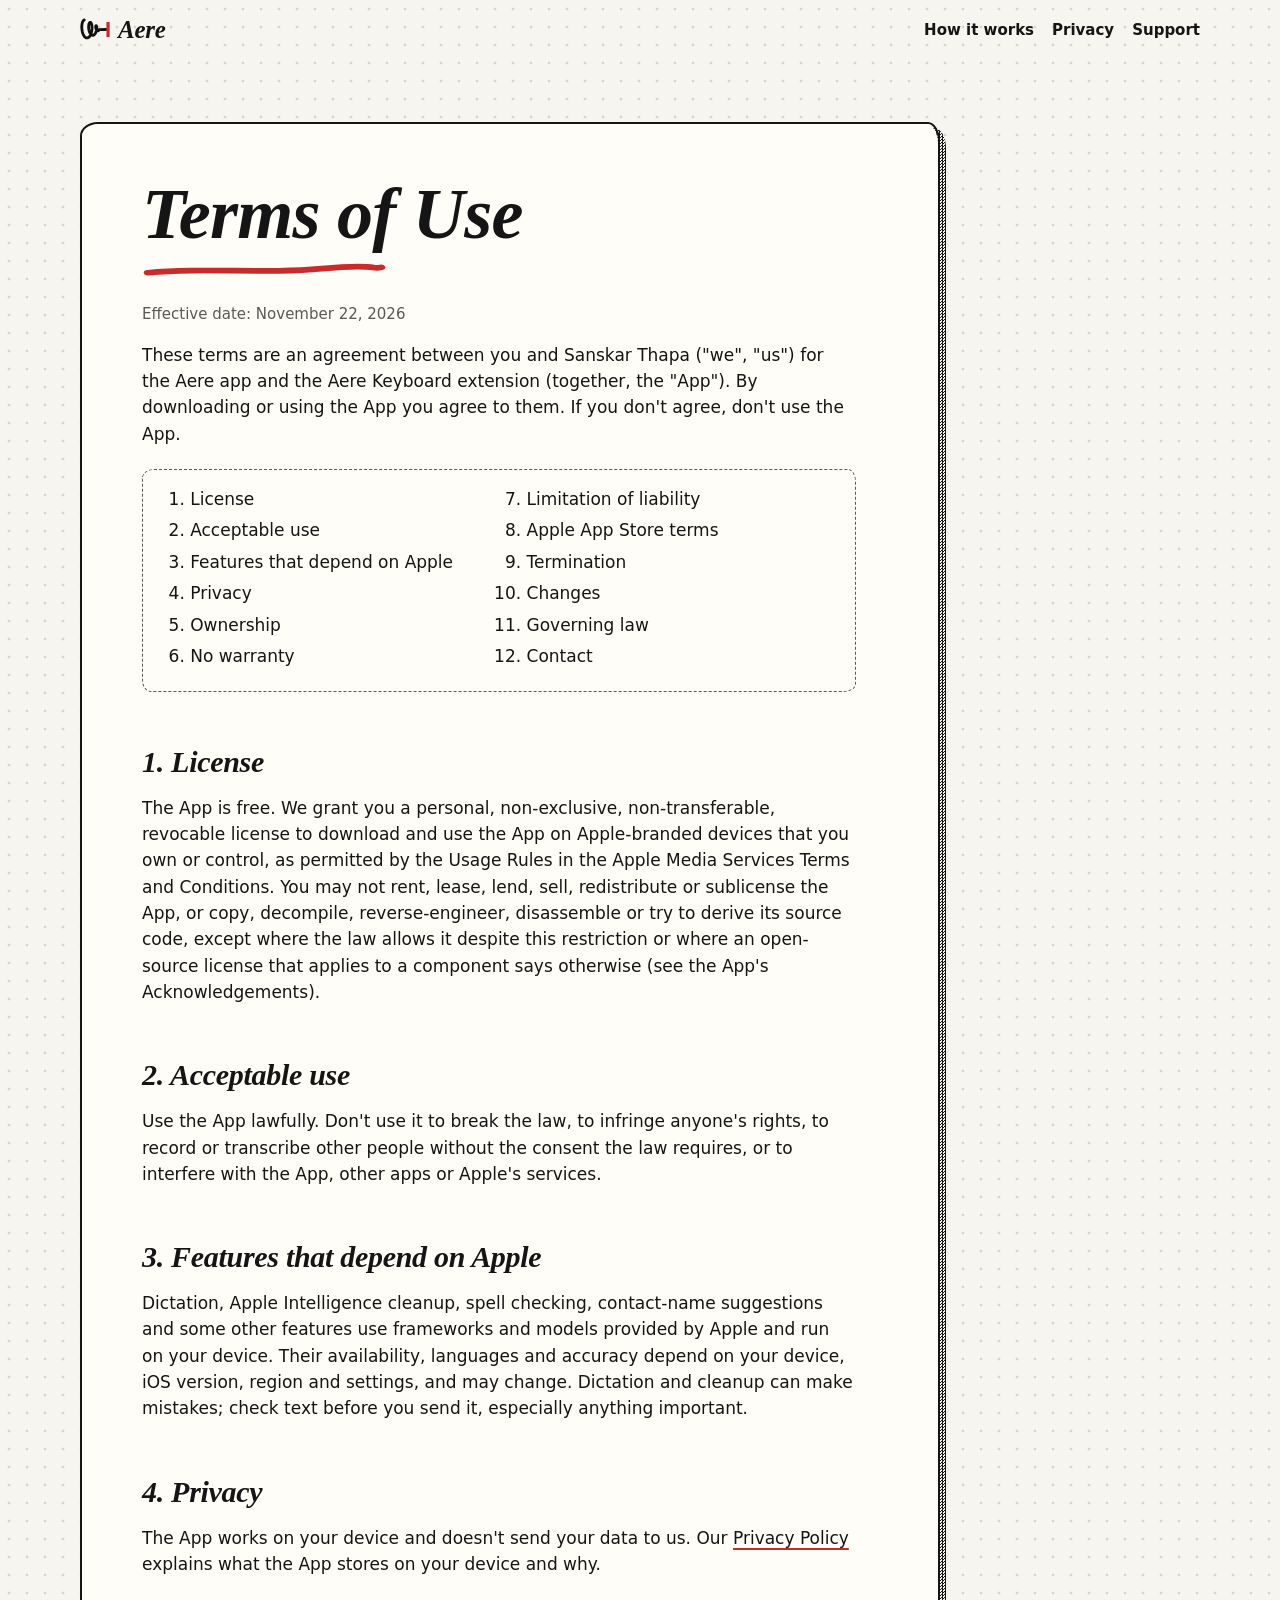
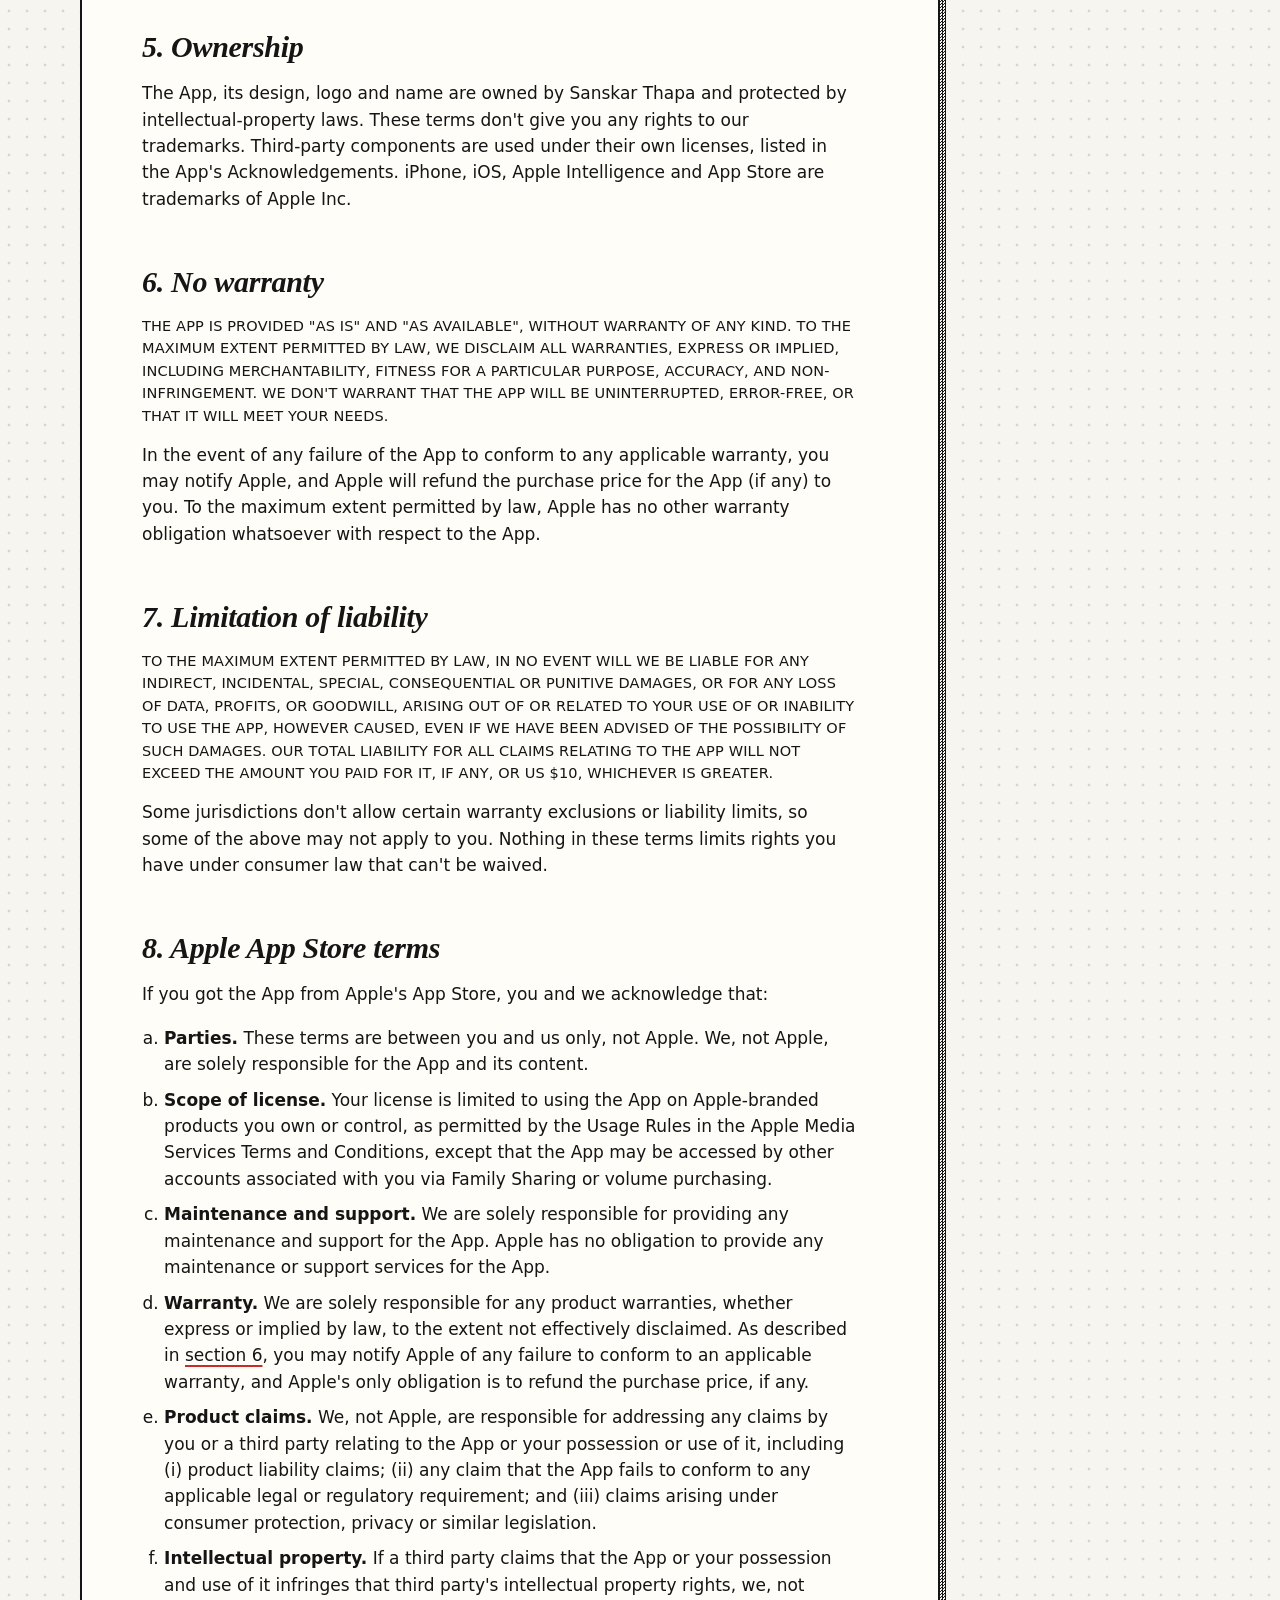
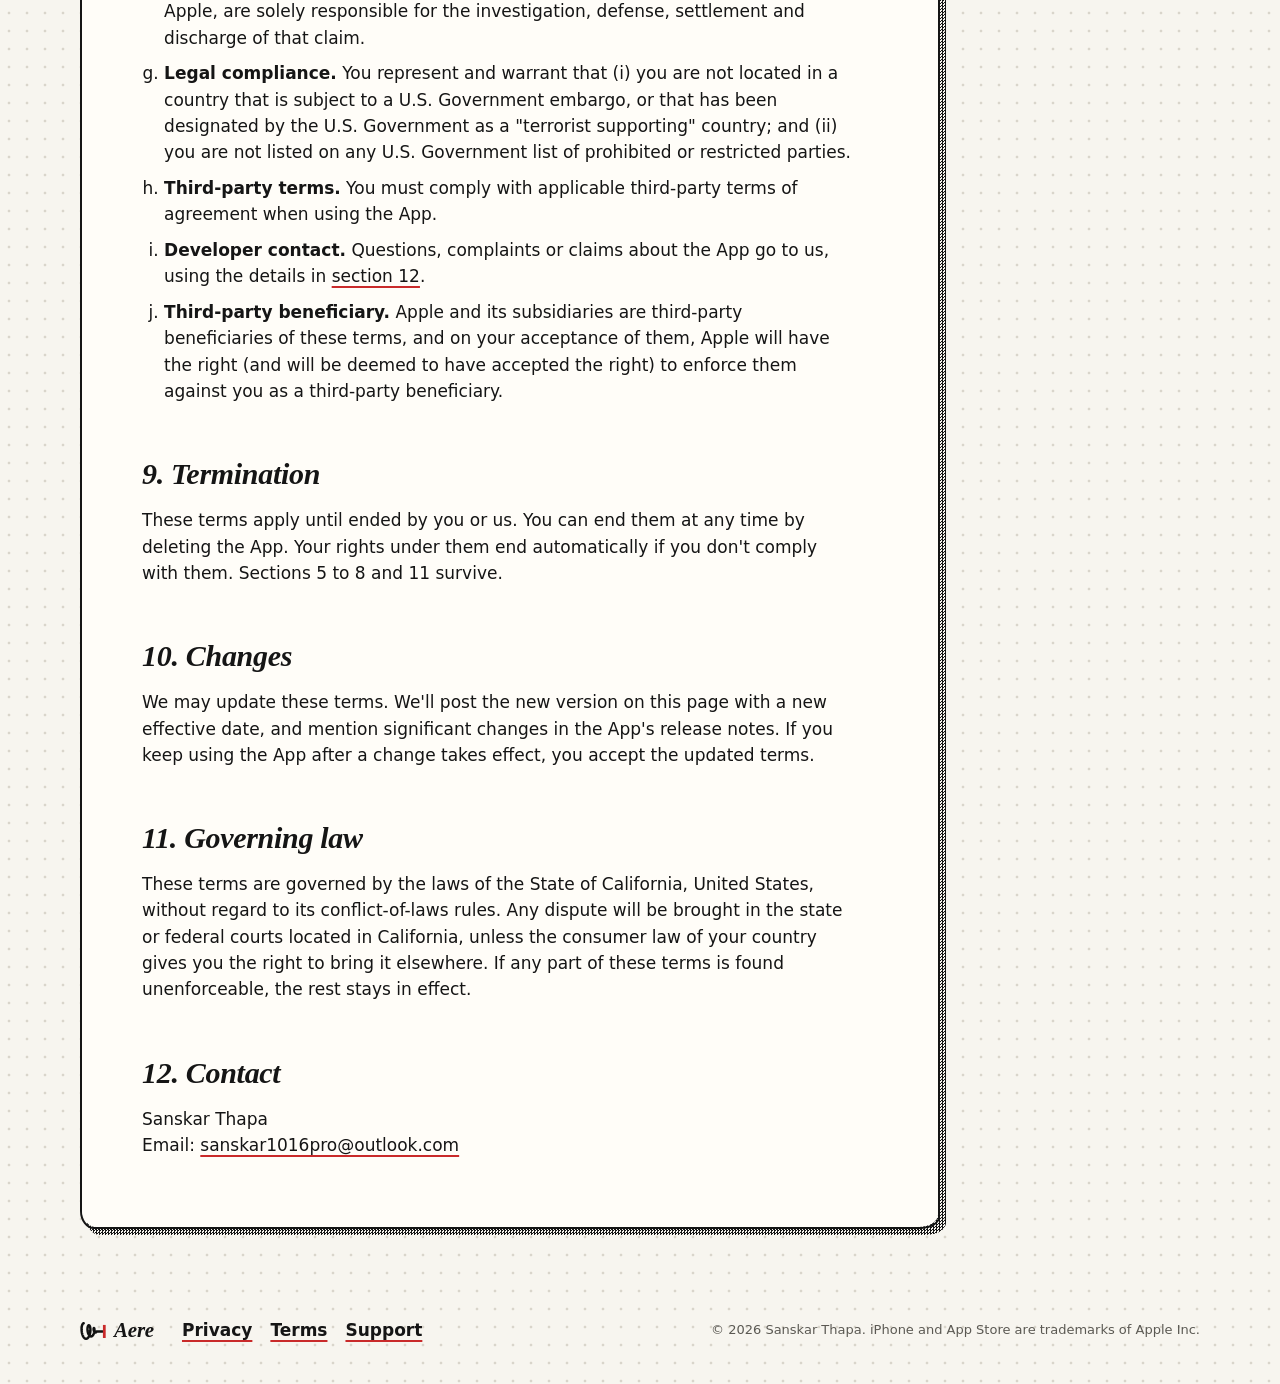
<file: terms.html>
<!doctype html>
<html lang="en">
<head>
  <meta charset="utf-8">
  <meta name="viewport" content="width=device-width, initial-scale=1, viewport-fit=cover">
  <title>Aere terms of use</title>
  <meta name="description" content="Terms of use for the Aere iPhone app and keyboard.">
  <meta name="theme-color" content="#F7F5EF" media="(prefers-color-scheme: light)">
  <meta name="theme-color" content="#141413" media="(prefers-color-scheme: dark)">
  <link rel="icon" href="assets/favicon.svg" type="image/svg+xml">
  <link rel="icon" href="assets/favicon-32.png" sizes="32x32" type="image/png">
  <link rel="apple-touch-icon" href="assets/apple-touch-icon.png">
  <link rel="stylesheet" href="styles.css">
  <script>
    (function (d) {
      var h = d.documentElement; h.classList.add('js');
      try { if (sessionStorage.getItem('aere-wipe')) h.classList.add('wipe-in'); } catch (e) {}
      setTimeout(function () { if (!window.__aere) h.classList.remove('js', 'wipe-in'); }, 2500);
    })(document);
  </script>
  <script src="site.js" defer></script>
</head>
<body>
<a class="skip" href="#main">Skip to content</a>

<svg class="defs" width="0" height="0" aria-hidden="true" focusable="false">
  <defs>
    <pattern id="chk" width="3" height="3" patternUnits="userSpaceOnUse">
      <rect class="chk" width="1.5" height="1.5"/><rect class="chk" x="1.5" y="1.5" width="1.5" height="1.5"/>
    </pattern>
  </defs>
</svg>

<header class="site">
  <div class="wrap">
    <a class="brand" href="index.html" aria-label="Aere home"><img src="assets/mark.svg" alt="" width="30" height="30"><span>Aere</span></a>
    <nav aria-label="Primary">
      <ul>
        <li><a href="index.html#how">How it works</a></li>
        <li><a href="privacy.html">Privacy</a></li>
        <li><a href="support.html">Support</a></li>
      </ul>
    </nav>
  </div>
</header>

<main id="main" class="doc">
  <div class="wrap">
    <div class="paper sheet scene">
        <article>
          <h1>Terms of Use</h1>
          <p class="meta">Effective date: November 22, 2026</p>

          <p>These terms are an agreement between you and Sanskar Thapa ("we", "us") for the Aere app and the Aere Keyboard extension (together, the "App"). By downloading or using the App you agree to them. If you don't agree, don't use the App.</p>

          <nav class="toc" aria-label="Contents">
            <ol>
              <li><a href="#license">License</a></li>
              <li><a href="#use">Acceptable use</a></li>
              <li><a href="#features">Features that depend on Apple</a></li>
              <li><a href="#privacy">Privacy</a></li>
              <li><a href="#ip">Ownership</a></li>
              <li><a href="#warranty">No warranty</a></li>
              <li><a href="#liability">Limitation of liability</a></li>
              <li><a href="#apple">Apple App Store terms</a></li>
              <li><a href="#termination">Termination</a></li>
              <li><a href="#changes">Changes</a></li>
              <li><a href="#law">Governing law</a></li>
              <li><a href="#contact">Contact</a></li>
            </ol>
          </nav>

          <h2 id="license">1. License</h2>
          <p>The App is free. We grant you a personal, non-exclusive, non-transferable, revocable license to download and use the App on Apple-branded devices that you own or control, as permitted by the Usage Rules in the Apple Media Services Terms and Conditions. You may not rent, lease, lend, sell, redistribute or sublicense the App, or copy, decompile, reverse-engineer, disassemble or try to derive its source code, except where the law allows it despite this restriction or where an open-source license that applies to a component says otherwise (see the App's Acknowledgements).</p>

          <h2 id="use">2. Acceptable use</h2>
          <p>Use the App lawfully. Don't use it to break the law, to infringe anyone's rights, to record or transcribe other people without the consent the law requires, or to interfere with the App, other apps or Apple's services.</p>

          <h2 id="features">3. Features that depend on Apple</h2>
          <p>Dictation, Apple Intelligence cleanup, spell checking, contact-name suggestions and some other features use frameworks and models provided by Apple and run on your device. Their availability, languages and accuracy depend on your device, iOS version, region and settings, and may change. Dictation and cleanup can make mistakes; check text before you send it, especially anything important.</p>

          <h2 id="privacy">4. Privacy</h2>
          <p>The App works on your device and doesn't send your data to us. Our <a href="privacy.html">Privacy Policy</a> explains what the App stores on your device and why.</p>

          <h2 id="ip">5. Ownership</h2>
          <p>The App, its design, logo and name are owned by Sanskar Thapa and protected by intellectual-property laws. These terms don't give you any rights to our trademarks. Third-party components are used under their own licenses, listed in the App's Acknowledgements. iPhone, iOS, Apple Intelligence and App Store are trademarks of Apple Inc.</p>

          <h2 id="warranty">6. No warranty</h2>
          <p class="caps">The App is provided "as is" and "as available", without warranty of any kind. To the maximum extent permitted by law, we disclaim all warranties, express or implied, including merchantability, fitness for a particular purpose, accuracy, and non-infringement. We don't warrant that the App will be uninterrupted, error-free, or that it will meet your needs.</p>
          <p>In the event of any failure of the App to conform to any applicable warranty, you may notify Apple, and Apple will refund the purchase price for the App (if any) to you. To the maximum extent permitted by law, Apple has no other warranty obligation whatsoever with respect to the App.</p>

          <h2 id="liability">7. Limitation of liability</h2>
          <p class="caps">To the maximum extent permitted by law, in no event will we be liable for any indirect, incidental, special, consequential or punitive damages, or for any loss of data, profits, or goodwill, arising out of or related to your use of or inability to use the App, however caused, even if we have been advised of the possibility of such damages. Our total liability for all claims relating to the App will not exceed the amount you paid for it, if any, or US $10, whichever is greater.</p>
          <p>Some jurisdictions don't allow certain warranty exclusions or liability limits, so some of the above may not apply to you. Nothing in these terms limits rights you have under consumer law that can't be waived.</p>

          <h2 id="apple">8. Apple App Store terms</h2>
          <p>If you got the App from Apple's App Store, you and we acknowledge that:</p>
          <ol type="a">
            <li><strong>Parties.</strong> These terms are between you and us only, not Apple. We, not Apple, are solely responsible for the App and its content.</li>
            <li><strong>Scope of license.</strong> Your license is limited to using the App on Apple-branded products you own or control, as permitted by the Usage Rules in the Apple Media Services Terms and Conditions, except that the App may be accessed by other accounts associated with you via Family Sharing or volume purchasing.</li>
            <li><strong>Maintenance and support.</strong> We are solely responsible for providing any maintenance and support for the App. Apple has no obligation to provide any maintenance or support services for the App.</li>
            <li><strong>Warranty.</strong> We are solely responsible for any product warranties, whether express or implied by law, to the extent not effectively disclaimed. As described in <a href="#warranty">section 6</a>, you may notify Apple of any failure to conform to an applicable warranty, and Apple's only obligation is to refund the purchase price, if any.</li>
            <li><strong>Product claims.</strong> We, not Apple, are responsible for addressing any claims by you or a third party relating to the App or your possession or use of it, including (i) product liability claims; (ii) any claim that the App fails to conform to any applicable legal or regulatory requirement; and (iii) claims arising under consumer protection, privacy or similar legislation.</li>
            <li><strong>Intellectual property.</strong> If a third party claims that the App or your possession and use of it infringes that third party's intellectual property rights, we, not Apple, are solely responsible for the investigation, defense, settlement and discharge of that claim.</li>
            <li><strong>Legal compliance.</strong> You represent and warrant that (i) you are not located in a country that is subject to a U.S. Government embargo, or that has been designated by the U.S. Government as a "terrorist supporting" country; and (ii) you are not listed on any U.S. Government list of prohibited or restricted parties.</li>
            <li><strong>Third-party terms.</strong> You must comply with applicable third-party terms of agreement when using the App.</li>
            <li><strong>Developer contact.</strong> Questions, complaints or claims about the App go to us, using the details in <a href="#contact">section 12</a>.</li>
            <li><strong>Third-party beneficiary.</strong> Apple and its subsidiaries are third-party beneficiaries of these terms, and on your acceptance of them, Apple will have the right (and will be deemed to have accepted the right) to enforce them against you as a third-party beneficiary.</li>
          </ol>

          <h2 id="termination">9. Termination</h2>
          <p>These terms apply until ended by you or us. You can end them at any time by deleting the App. Your rights under them end automatically if you don't comply with them. Sections 5 to 8 and 11 survive.</p>

          <h2 id="changes">10. Changes</h2>
          <p>We may update these terms. We'll post the new version on this page with a new effective date, and mention significant changes in the App's release notes. If you keep using the App after a change takes effect, you accept the updated terms.</p>

          <h2 id="law">11. Governing law</h2>
          <p>These terms are governed by the laws of the State of California, United States, without regard to its conflict-of-laws rules. Any dispute will be brought in the state or federal courts located in California, unless the consumer law of your country gives you the right to bring it elsewhere. If any part of these terms is found unenforceable, the rest stays in effect.</p>

          <h2 id="contact">12. Contact</h2>
          <p>Sanskar Thapa<br>
                    Email: <a href="mailto:sanskar1016pro@outlook.com">sanskar1016pro@outlook.com</a></p>
        </article>
    </div>
  </div>
</main>

<footer class="site">
  <div class="wrap">
    <a class="brand" href="index.html" aria-label="Aere home"><img src="assets/mark.svg" alt="" width="26" height="26"><span>Aere</span></a>
    <nav aria-label="Footer">
      <ul>
        <li><a href="privacy.html">Privacy</a></li>
        <li><a href="terms.html" aria-current="page">Terms</a></li>
        <li><a href="support.html">Support</a></li>
      </ul>
    </nav>
    <small>&copy; 2026 Sanskar Thapa. iPhone and App Store are trademarks of Apple Inc.</small>
  </div>
</footer>
</body>
</html>
</file>
<file: styles.css>
/* Aere website: the app's "Scribble" style. Black marker on warm paper, one red pen, checker shadows.
   Tokens mirror KeyboardDictation/Scribble/ScribbleKit.swift. System fonts only; no build step.
   Motion vocabulary (see DESIGN.md): ink-on (.draw), write-in (.wr), fade (.fade), type, strike, boil. */

:root {
  --paper: #F7F5EF;
  --card: #FFFDF8;
  --ink: #151515;
  --ink-2: #5B5953;
  --faint: #BDB9AF;
  --accent: #C92A2A;
  --dots: #D9D5CB;
  --on-ink: #F7F5EF;

  --serif: ui-serif, "New York", "Iowan Old Style", "Palatino Linotype", Palatino, Georgia, serif;
  --round: ui-rounded, "SF Pro Rounded", system-ui, -apple-system, "Segoe UI", Roboto, sans-serif;
  --hand: "Noteworthy", "Bradley Hand", "Segoe Print", "Chalkboard SE", cursive;

  --pen: cubic-bezier(.3, 0, .2, 1);
  --move: cubic-bezier(.6, 0, .2, 1);
  --checker: repeating-conic-gradient(var(--ink) 0 25%, transparent 0 50%) 0 0 / 3px 3px;
  --rough: 18px 12px 20px 14px / 14px 20px 12px 18px;
  --rough-sm: 12px 8px 13px 9px / 9px 13px 8px 12px;
  --gutter: 16px;
  color-scheme: light dark;
}

@media (prefers-color-scheme: dark) {
  :root {
    --paper: #141413;
    --card: #1D1D1B;
    --ink: #F2F0E8;
    --ink-2: #A8A59C;
    --faint: #4D4B46;
    --accent: #FF6B6B;
    --dots: #2E2D2A;
    --on-ink: #141413;
  }
}

*, *::before, *::after { box-sizing: border-box; }
html { -webkit-text-size-adjust: 100%; text-size-adjust: 100%; scroll-behavior: smooth; }

body {
  margin: 0;
  font: 17px/1.55 var(--round);
  color: var(--ink);
  background-color: var(--paper);
  background-image: radial-gradient(circle at 9px 9px, var(--dots) 1.1px, transparent 1.7px);
  background-size: 18px 18px;
  -webkit-font-smoothing: antialiased;
  overflow-x: hidden;
}

::selection { background: var(--accent); color: var(--card); }

a { color: var(--ink); text-decoration-color: var(--accent); text-decoration-thickness: 2px; text-underline-offset: 4px; }
a:hover { color: var(--accent); }
:focus-visible { outline: 3px solid var(--accent); outline-offset: 3px; border-radius: 4px; }

h1, h2, h3 { font-family: var(--serif); font-style: italic; font-weight: 700; line-height: 1.08; letter-spacing: -0.01em; margin: 0 0 .5em; }
h2 { font-size: clamp(30px, 6.4vw, 46px); }
h3 { font-size: 22px; }
p { margin: 0 0 1em; }
em { font-style: italic; }
kbd { font: inherit; font-size: .9em; padding: 0 .4em; border: 1.75px solid var(--ink); border-radius: var(--rough-sm); box-shadow: 2px 2px 0 var(--ink); }

.wrap { width: min(100% - 2 * var(--gutter), 1120px); margin-inline: auto; }
.sr-only { position: absolute !important; width: 1px; height: 1px; padding: 0; margin: -1px; overflow: hidden; clip: rect(0 0 0 0); white-space: nowrap; border: 0; }
.skip { position: absolute; left: -999px; top: 8px; z-index: 70; background: var(--ink); color: var(--paper); padding: 8px 14px; border-radius: 8px; }
.skip:focus { left: 8px; }
.defs { position: absolute; width: 0; height: 0; overflow: hidden; }
.chk { fill: var(--ink); }
.hand { font-family: var(--hand); font-weight: 700; font-style: normal; }
.small { font-size: 15px; color: var(--ink-2); }
.lede { font-size: 19px; max-width: 34ch; }
main, section, header.site, footer.site { isolation: isolate; }

/* ---------- Ink primitives ---------- */

.ink { fill: none; stroke: var(--ink); stroke-width: 2.2; stroke-linecap: round; stroke-linejoin: round; }
.ink.red { stroke: var(--accent); }
.ink.faint { stroke: var(--faint); }
.ink.thin { stroke-width: 1.4; }
.fill-card { fill: var(--card); }
.fill-ink { fill: var(--ink); }
.fill-red { fill: var(--accent); }
.fill-chk { fill: url(#chk); }
svg text { fill: var(--ink); font-family: var(--round); }
svg text.hand { font-family: var(--hand); font-weight: 700; }
svg text.red { fill: var(--accent); }
svg text.dim { fill: var(--ink-2); }

/* Drawing on: paths carry pathLength="1"; --d delay, --t duration. Hidden only when JS runs. */
.js .draw {
  stroke-dasharray: 1 1.02;
  stroke-dashoffset: 1;
  opacity: 0;
  transition: stroke-dashoffset var(--t, .6s) var(--pen) var(--d, 0s), opacity 0s linear var(--d, 0s);
}
.js .on .draw, .js .draw.on { stroke-dashoffset: 0; opacity: 1; }

.js .seq {
  stroke-dasharray: 1 1.02;
  stroke-dashoffset: 1;
  opacity: 0;
  transition: stroke-dashoffset var(--t, .4s) var(--pen) var(--d, 0s), opacity 0s linear var(--d, 0s);
}
.js .scratched .w .seq, .js .arrowed .arrow .seq { stroke-dashoffset: 0; opacity: 1; }

.js .pop { opacity: 0; transition: opacity .35s ease var(--d, 0s); }
.js .on .pop { opacity: 1; }

/* Writing in: a left-to-right reveal, like the pen moving across. */
.wr { transition: clip-path var(--t, .7s) var(--pen) var(--d, 0s); }
.js .wr { clip-path: inset(-25% 102% -35% -4%); }
.js .on .wr, .js .wr.on { clip-path: inset(-25% -4% -35% -4%); }

.fade { transition: opacity .6s ease var(--d, 0s), transform .6s var(--pen) var(--d, 0s); }
.js .fade { opacity: 0; transform: translateY(6px); }
.js .on .fade, .js .fade.on { opacity: 1; transform: none; }

/* Section headings: a short red marker underline that draws itself under the start of the line. */
.h::after, .doc article > h1:first-child::after {
  content: "";
  display: block;
  width: min(3.4em, 60%);
  height: .22em;
  margin-top: .12em;
  background: var(--accent);
  -webkit-mask: url("data:image/svg+xml,%3Csvg xmlns='http://www.w3.org/2000/svg' viewBox='0 0 120 12' preserveAspectRatio='none'%3E%3Cpath d='M3 8 C30 4 60 9 88 5 S112 6 117 4' fill='none' stroke='black' stroke-width='4.2' stroke-linecap='round'/%3E%3C/svg%3E") center / 100% 100% no-repeat;
  mask: url("data:image/svg+xml,%3Csvg xmlns='http://www.w3.org/2000/svg' viewBox='0 0 120 12' preserveAspectRatio='none'%3E%3Cpath d='M3 8 C30 4 60 9 88 5 S112 6 117 4' fill='none' stroke='black' stroke-width='4.2' stroke-linecap='round'/%3E%3C/svg%3E") center / 100% 100% no-repeat;
  transition: clip-path .55s var(--pen) calc(var(--d, 0s) + .45s);
}
.js .h::after, .js .paper article > h1:first-child::after { clip-path: inset(0 100% 0 0); }
.js .on .h::after, .js .h.on::after, .js .paper.on article > h1:first-child::after { clip-path: inset(0 0 0 0); }

/* ---------- Paper surfaces ---------- */

.sheet {
  position: relative;
  isolation: isolate;
  border: 2px solid var(--ink);
  border-radius: var(--rough);
}
/* Face on ::after (over the shadow), so the sheet looks the same in or out of a stacking context. */
.sheet::after { content: ""; position: absolute; inset: 0; z-index: -1; border-radius: inherit; background: var(--card); }
.sheet::before {
  content: "";
  position: absolute;
  inset: -2px;
  transform: translate(6px, 6px);
  border-radius: inherit;
  background: var(--checker);
  z-index: -1;
}

.btn {
  position: relative;
  display: inline-flex; align-items: center; gap: 8px;
  font: 600 17px/1 var(--round);
  color: var(--on-ink);
  --face: var(--ink);
  isolation: isolate;
  border: 2px solid var(--ink);
  border-radius: 14px 10px 16px 9px / 10px 16px 9px 14px;
  padding: 14px 20px;
  text-decoration: none;
  cursor: pointer;
  transition: transform .15s var(--move);
}
.btn::before {
  content: ""; position: absolute; inset: -2px; z-index: -1;
  border-radius: inherit; background: var(--checker); transform: translate(4px, 4px);
  transition: transform .15s var(--move);
}
/* Face on ::after, checker shadow on ::before: both under the label, the face over the shadow. */
.btn::after { content: ""; position: absolute; inset: 0; z-index: -1; border-radius: inherit; background: var(--face); }
.btn:hover { color: var(--on-ink); transform: translate(-1px, -1px); }
.btn:hover::before { transform: translate(5px, 5px); }
.btn:active { transform: translate(3px, 3px); }
.btn:active::before { transform: translate(1px, 1px); }
.btn.ghost { --face: var(--card); color: var(--ink); }
.btn.ghost:hover { color: var(--ink); }

/* ---------- Header / footer ---------- */

header.site .wrap { display: flex; align-items: center; justify-content: space-between; gap: 12px; padding-block: 14px; }
.brand { display: inline-flex; align-items: center; gap: 8px; text-decoration: none; color: var(--ink); }
.brand img { display: block; width: 30px; height: 30px; }
.brand span { font: italic 700 25px/1 var(--serif); letter-spacing: -.01em; }
header.site nav ul, footer.site nav ul { list-style: none; margin: 0; padding: 0; display: flex; flex-wrap: wrap; gap: 4px 18px; }
header.site nav a { font-weight: 600; font-size: 15px; text-decoration: none; }
header.site nav a:hover, header.site nav a[aria-current="page"] { text-decoration: underline; text-decoration-color: var(--accent); text-decoration-thickness: 2px; }
@media (max-width: 400px) { header.site nav ul { gap: 4px 12px; } header.site nav a { font-size: 14px; } }

footer.site { margin-top: 40px; padding-block: 28px 40px; border-top: 0; }
footer.site .wrap { display: grid; gap: 14px; }
footer.site .brand span { font-size: 21px; }
footer.site .brand img { width: 26px; height: 26px; }
footer.site nav a { font-weight: 600; }
footer.site small { color: var(--ink-2); font-size: 13px; }
@media (min-width: 760px) {
  footer.site .wrap { grid-template-columns: auto 1fr auto; align-items: center; gap: 28px; }
}

/* ---------- Hero ---------- */

.hero { padding-block: clamp(36px, 9vw, 104px) 12px; position: relative; }
.hero .wrap { position: relative; }
.headline {
  position: relative;
  font-size: clamp(48px, 15.5vw, 120px);
  line-height: 1.02;
  letter-spacing: -.025em;
  margin: 0 0 .32em;
  max-width: 11ch;
}
.headline .l { display: block; }
.headline .wd { white-space: nowrap; }
.js .headline .ch { visibility: hidden; }
.js .headline .ch.v, .js .headline.typed .ch { visibility: visible; }
.caret, .headline .caret {
  display: inline-block;
  width: .09em; min-width: 3px;
  height: .9em;
  background: var(--accent);
  vertical-align: -.08em;
  margin-left: .04em;
  animation: blink 1.06s steps(1, end) infinite;
}
.headline .caret { position: absolute; left: 0; top: 0; margin: 0; vertical-align: 0; height: .78em; will-change: transform; }
.js .headline .caret { opacity: 0; }
.js .headline .caret.shown { opacity: 1; }
.headline .caret.typing, .caret.typing { animation: none; }
html:not(.js) .headline .caret { position: static; display: inline-block; }
@keyframes blink { 0%, 50% { opacity: 1; } 50.01%, 100% { opacity: 0; } }

.sub { font-size: clamp(19px, 2.4vw, 23px); max-width: 30ch; color: var(--ink); }
.cta { display: flex; flex-wrap: wrap; align-items: center; gap: 18px 26px; margin-top: 26px; }

.margin-note { display: none; }
@media (min-width: 1100px) {
  .margin-note {
    display: block; position: absolute; left: 800px; top: 33%;
    font-size: 22px; color: var(--ink-2); transform: rotate(-4deg); margin: 0;
  }
  .margin-note svg { position: absolute; width: 90px; height: 60px; left: -96px; top: 18px; overflow: visible; }
  .js .margin-note { opacity: 0; transition: opacity .4s ease .9s; }
  .js .on .margin-note { opacity: 1; }
}

.divider { display: block; width: min(100% - 2 * var(--gutter), 1120px); height: auto; margin: clamp(36px, 7vw, 72px) auto 0; overflow: visible; }

/* ---------- Two-column sections ---------- */

section.demo, section.private, section.duo, section.extras, section.get { padding-block: clamp(56px, 10vw, 120px) 0; }
.split { display: grid; gap: 28px; align-items: center; }
@media (min-width: 900px) {
  .split { grid-template-columns: 5fr 7fr; gap: 56px; }
  .split.flip > :first-child { order: 2; }
  .split.flip { grid-template-columns: 7fr 5fr; }
}
.art-wrap { position: relative; }
.art { display: block; width: 100%; height: auto; max-width: 560px; margin-inline: auto; overflow: visible; }

/* ---------- Demo ---------- */

.stage { margin: 0; display: grid; gap: 6px; justify-items: start; }
.said { display: flex; gap: 12px; align-items: flex-start; width: 100%; }
.said .mic { flex: none; width: 34px; height: auto; margin-top: 6px; overflow: visible; }
.words { margin: 0; font-size: clamp(22px, 5.4vw, 30px); line-height: 1.45; color: var(--ink); max-width: 22ch; }
.w { display: inline-block; position: relative; transform: translateY(var(--y, 0)) rotate(var(--r, 0deg)); transition: transform .5s var(--move), opacity .4s ease; }
.js .stage .w { opacity: 0; transition: transform .5s var(--move), opacity .25s ease calc(var(--i, 0) * 75ms); }
.js .stage.speaking .w { opacity: 1; }
.stage.straight .w { transform: none; transition-delay: calc(var(--i, 0) * 18ms); }
.stage.straight .w.f { opacity: .34; transform: none; }
.w svg { position: absolute; left: -6%; top: 8%; width: 112%; height: 84%; overflow: visible; pointer-events: none; }
.w svg path { stroke-width: 2.6; }
.mic .wave { transition: opacity .3s ease; opacity: 0; }
.stage.listening .mic .wave { animation: wave 1s ease-in-out infinite; }
.stage.listening .mic .wave + .wave { animation-delay: .2s; }
@keyframes wave { 0%, 100% { opacity: .2; } 50% { opacity: 1; } }

.stage .arrow { width: 54px; height: auto; margin-left: 46px; overflow: visible; }
.field {
  width: 100%;
  min-height: 5.3em;
  padding: 16px 18px;
  font-size: clamp(19px, 4.6vw, 22px);
  line-height: 1.4;
  white-space: pre-line;
  margin-bottom: 16px;
}
.field .caret { height: 1.05em; vertical-align: -.2em; }

.chips { display: flex; flex-wrap: wrap; gap: 10px 12px; padding-top: 6px; }
.chip {
  position: relative;
  font: 600 16px/1 var(--round); color: var(--ink);
  background: var(--card);
  border: 1.75px solid var(--ink);
  border-radius: 999px 900px 999px 950px;
  padding: 10px 16px;
  cursor: pointer;
  transition: transform .15s var(--move), color .2s;
}
.chip:hover { transform: translateY(-1px); }
.chip:active { transform: translateY(1px); }
.chip[aria-checked="true"] { color: var(--accent); }
.chip svg { position: absolute; left: -9px; top: -8px; width: calc(100% + 18px); height: calc(100% + 16px); overflow: visible; pointer-events: none; }
.chip svg path { stroke-width: 2.4; stroke-dasharray: 1 1.02; stroke-dashoffset: 1; opacity: 0; transition: stroke-dashoffset .5s var(--pen), opacity 0s linear; }
.chip[aria-checked="true"] svg path { stroke-dashoffset: 0; opacity: 1; }

/* ---------- Privacy ---------- */

.nos { list-style: none; margin: 0 0 22px; padding: 0; display: flex; flex-wrap: wrap; gap: 2px 22px; }
.nos li { font: italic 600 clamp(24px, 5.6vw, 34px)/1.3 var(--serif); color: var(--ink-2); }
.struck { position: relative; display: inline-block; }
.struck svg { position: absolute; left: -4%; top: 34%; width: 108%; height: 40%; overflow: visible; }
.struck path { stroke-width: 3; --d: calc(.5s + var(--k) * .22s); --t: .35s; }

/* ---------- Duo ---------- */

.duo-label { text-align: center; font-size: 20px; color: var(--ink-2); margin: 10px 0 0; display: grid; }
.duo-label span { grid-area: 1 / 1; transition: opacity .3s ease; }
.duo-label .closed { opacity: 0; }
[data-duo].folded .duo-label .open { opacity: 0; }
[data-duo].folded .duo-label .closed { opacity: 1; }
.duo .device { transition: transform .9s var(--move); }
.duo .half-l { transform-origin: 180px 0; transition: transform .9s var(--move); }
.duo .back { opacity: 0; transition: opacity 0s linear .45s; }
.duo .front { opacity: 1; transition: opacity 0s linear .45s; }
[data-duo].folded .device { transform: translateX(-75px); }
[data-duo].folded .half-l { transform: scaleX(-1); }
[data-duo].folded .back { opacity: 1; }
[data-duo].folded .front { opacity: 0; }
[data-duo].folded .split-kb { opacity: 0; transition: opacity 0s linear .45s; }

/* ---------- Everyday vignettes ---------- */

.vigs { list-style: none; margin: 16px 0 0; padding: 0; display: grid; gap: 34px 28px; grid-template-columns: 1fr; }
.vigs li { display: grid; gap: 10px; align-content: start; }
.vigs svg { width: 100%; max-width: 340px; height: auto; overflow: visible; }
.vigs h3 { font-size: 21px; max-width: 16ch; }
@media (min-width: 600px) { .vigs { grid-template-columns: 1fr 1fr; } }
@media (min-width: 1040px) { .vigs { grid-template-columns: repeat(4, 1fr); } }

/* ---------- Try the beta ---------- */

section.get { padding-bottom: 20px; }
.stamp {
  position: relative;
  display: inline-block;
  padding: 26px 30px 22px;
  margin: 8px 0 26px 6px;
  transform: rotate(-1.5deg);
}
.stamp::before, .stamp::after { content: ""; position: absolute; inset: 0; z-index: -1; border-radius: 10px; }
.stamp::before { transform: translate(7px, 7px); background: var(--checker); }
.stamp::after { background: var(--card); }
.stamp-edge { position: absolute; inset: -4px; width: calc(100% + 8px); height: calc(100% + 8px); overflow: visible; pointer-events: none; }
.stamp-edge path { stroke-width: 2.4; }
.stamp h2 { font-size: clamp(38px, 9vw, 64px); margin: 0 0 .15em; }
.stamp p { margin: 0; font-size: 18px; }
.stamp .stamp-cta { margin-top: 18px; }

/* ---------- Document pages (privacy, terms, support) ---------- */

main.doc { padding-block: 16px 20px; }
.doc .paper {
  padding: clamp(22px, 5vw, 52px) clamp(18px, 5vw, 60px);
  max-width: 860px;
  margin-top: clamp(16px, 5vw, 48px);
}
.doc-art { display: block; width: min(100%, 260px); height: auto; overflow: visible; margin: -6px 0 6px auto; }
@media (min-width: 760px) { .doc-art { position: absolute; right: clamp(20px, 4vw, 48px); top: clamp(18px, 4vw, 40px); width: 220px; margin: 0; } .doc .paper.has-art article > h1:first-child { max-width: calc(100% - 240px); } }
.doc article { max-width: 66ch; }
.doc article > h1:first-child { font-size: clamp(42px, 10vw, 72px); margin: 0 0 .35em; }
.doc .meta { color: var(--ink-2); font-size: 15px; }
.doc article h2 {
  font-size: clamp(24px, 5vw, 30px);
  margin: 1.8em 0 .55em;
  scroll-margin-top: 20px;
}
.doc article h3 { font-family: var(--round); font-style: normal; font-weight: 700; font-size: 17px; margin: 0 0 .2em; letter-spacing: 0; }
.doc article ul, .doc article ol { padding-left: 1.3em; }
.doc article li { margin-bottom: .55em; }
.doc article ul li::marker { color: var(--accent); }
.doc a { color: var(--ink); }
.doc .caps { text-transform: uppercase; font-size: 14.5px; letter-spacing: .01em; }

/* "The short version" box in the privacy policy */
.doc .summary { margin: 26px 0 8px; padding: 20px 20px 8px; border: 2px solid var(--ink); border-radius: var(--rough); background: var(--paper); position: relative; }
.doc .summary::before { content: ""; position: absolute; inset: -2px; transform: translate(5px, 5px); border-radius: inherit; background: var(--checker); z-index: -1; }
.doc .summary .label { display: inline-block; font: 700 20px/1 var(--hand); color: var(--accent); margin-bottom: 12px; transform: rotate(-2deg); }
.doc .row { display: grid; grid-template-columns: 34px 1fr; gap: 12px; align-items: start; margin-bottom: 12px; }
.doc .tile {
  display: grid; place-items: center; width: 34px; height: 34px;
  border: 1.75px solid var(--ink); border-radius: 50% 46% 52% 48% / 48% 52% 46% 50%;
  font-size: 15px; line-height: 1;
}
.doc .row p { margin: 0; color: var(--ink-2); font-size: 16px; }
.doc .card { position: relative; }


/* Terms: contents as an index card; the red caret marks where you are. */
.doc .toc { margin: 22px 0 8px; padding: 16px 20px; border: 1.75px dashed var(--ink-2); border-radius: var(--rough-sm); }
.doc .toc ol { margin: 0; padding-left: 1.6em; columns: 2 200px; column-gap: 28px; }
.doc .toc li { margin: 0 0 .3em; break-inside: avoid; }
.doc .toc a { text-decoration: none; position: relative; }
.doc .toc a:hover { text-decoration: underline; text-decoration-color: var(--accent); }
.doc .toc a[aria-current="true"] { color: var(--accent); }
.doc .toc a[aria-current="true"]::after { content: ""; display: inline-block; width: 2.5px; height: 1em; background: var(--accent); margin-left: 3px; vertical-align: -.15em; animation: blink 1.06s steps(1, end) infinite; }

/* Support */
.faq { display: grid; gap: 14px; max-width: 760px; margin-top: 10px; }
.faq details { border: 2px solid var(--ink); border-radius: var(--rough); background: var(--card); position: relative; }
.faq details::before { content: ""; position: absolute; inset: -2px; transform: translate(5px, 5px); border-radius: inherit; background: var(--checker); z-index: -1; }
.faq summary {
  list-style: none; cursor: pointer; padding: 16px 52px 16px 18px; position: relative;
  font: italic 700 20px/1.25 var(--serif);
}
.faq summary::-webkit-details-marker { display: none; }
.faq summary::after, .faq summary::before {
  content: ""; position: absolute; right: 20px; top: 50%; width: 16px; height: 2.5px; margin-top: -1px;
  background: var(--ink); border-radius: 2px; transition: transform .3s var(--move);
}
.faq summary::after { transform: rotate(90deg); }
.faq details[open] > summary::after { transform: rotate(0deg); background: var(--accent); }
.faq details[open] > summary::before { background: var(--accent); }
.faq details > div { padding: 0 18px 8px; }
.faq details > div > :first-child { margin-top: 0; }
.faq ol, .faq ul { padding-left: 1.3em; }
.faq li { margin-bottom: .5em; }
.faq ul li::marker, .faq ol li::marker { color: var(--accent); }
.faq details[open] > div { animation: inkin .35s var(--pen); }
@keyframes inkin { from { clip-path: inset(0 0 100% 0); } to { clip-path: inset(0 0 0 0); } }
.contact { margin-top: 44px; padding: 22px 22px 8px; max-width: 760px; }
.contact h2 { font-size: 28px; }
.contact .meta { color: var(--ink-2); font-size: 15px; }

/* ---------- Intro overlay & page "redraw" ---------- */

.intro {
  position: fixed; inset: 0; z-index: 50;
  display: grid; place-items: center;
  background-color: var(--paper);
  background-image: radial-gradient(circle at 9px 9px, var(--dots) 1.1px, transparent 1.7px);
  background-size: 18px 18px;
  transition: opacity .45s ease;
}
.intro.lift { opacity: 0; pointer-events: none; }
.intro svg { width: min(74vw, 440px); height: auto; overflow: visible; }
.intro .u-line { fill: none; stroke: var(--ink); stroke-width: 50; stroke-linecap: round; stroke-linejoin: round; }
.intro .u-sh { fill: none; stroke: url(#chk-big); stroke-width: 50; stroke-linecap: round; stroke-linejoin: round; }
.intro .u-cur { fill: var(--accent); }
.intro .u-csh { fill: url(#chk-big); }
.intro button {
  position: absolute; right: 16px; bottom: max(16px, env(safe-area-inset-bottom));
  font: 600 15px/1 var(--round); color: var(--ink-2); background: none; border: 0; padding: 10px; cursor: pointer;
  text-decoration: underline; text-decoration-color: var(--faint); text-underline-offset: 4px;
}
.fly { position: fixed; z-index: 55; background: var(--accent); transform-origin: 0 0; pointer-events: none; }

.wipe { position: fixed; inset: 0; z-index: 60; pointer-events: none; }
.wipe svg { width: 100%; height: 100%; display: block; }
.wipe path { fill: none; stroke: var(--ink); stroke-width: 32; stroke-linecap: round; stroke-linejoin: round; }
html.intro-pending body::before {
  content: ""; position: fixed; inset: 0; z-index: 49;
  background-color: var(--paper);
  background-image: radial-gradient(circle at 9px 9px, var(--dots) 1.1px, transparent 1.7px);
  background-size: 18px 18px;
}
html.wipe-in body::after { content: ""; position: fixed; inset: 0; z-index: 60; background: var(--ink); animation: uncover .3s ease 1s forwards; }
@keyframes uncover { to { opacity: 0; visibility: hidden; } }

/* No script: drawings that need JS to exist are hidden, everything else is already in its final state. */
html:not(.js) [data-art], html:not(.js) .said .mic, html:not(.js) .stage .arrow { display: none; }
html:not(.js) .field .out::before { content: "Meet at six? Maybe grab dinner after?"; }

/* ---------- Reduced motion: the composed final frame, no movement ---------- */

@media (prefers-reduced-motion: reduce) {
  html { scroll-behavior: auto; }
  *, *::before, *::after { transition-duration: 0s !important; transition-delay: 0s !important; animation: none !important; }
  .js .draw, .js .seq { stroke-dashoffset: 0; opacity: 1; }
  .js .pop, .js .fade, .js .stage .w { opacity: 1; transform: none; }
  .js .wr { clip-path: none; }
  .js .h::after, .doc article > h1:first-child::after { clip-path: none; }
  .js .headline .ch { visibility: visible; }
  .js .margin-note { opacity: 1; }
  .chip svg path { transition: none; }
}
</file>
